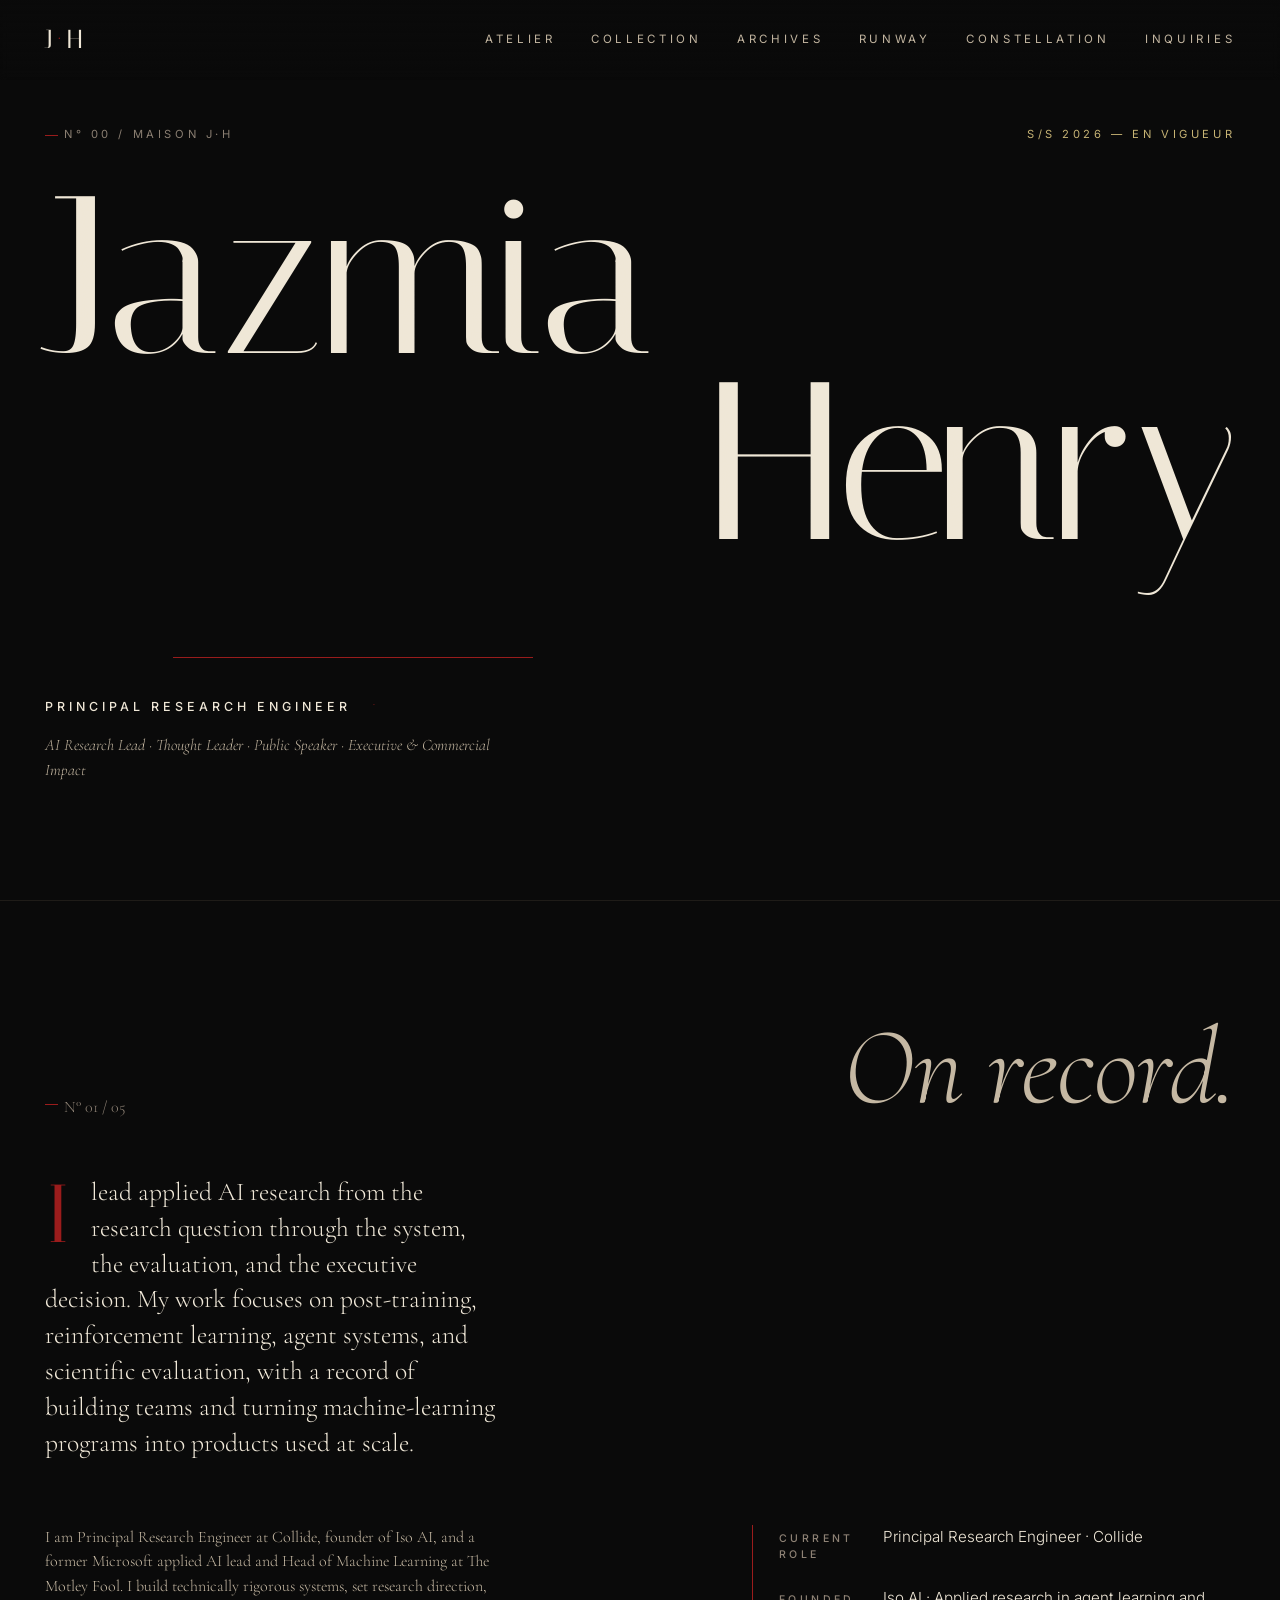
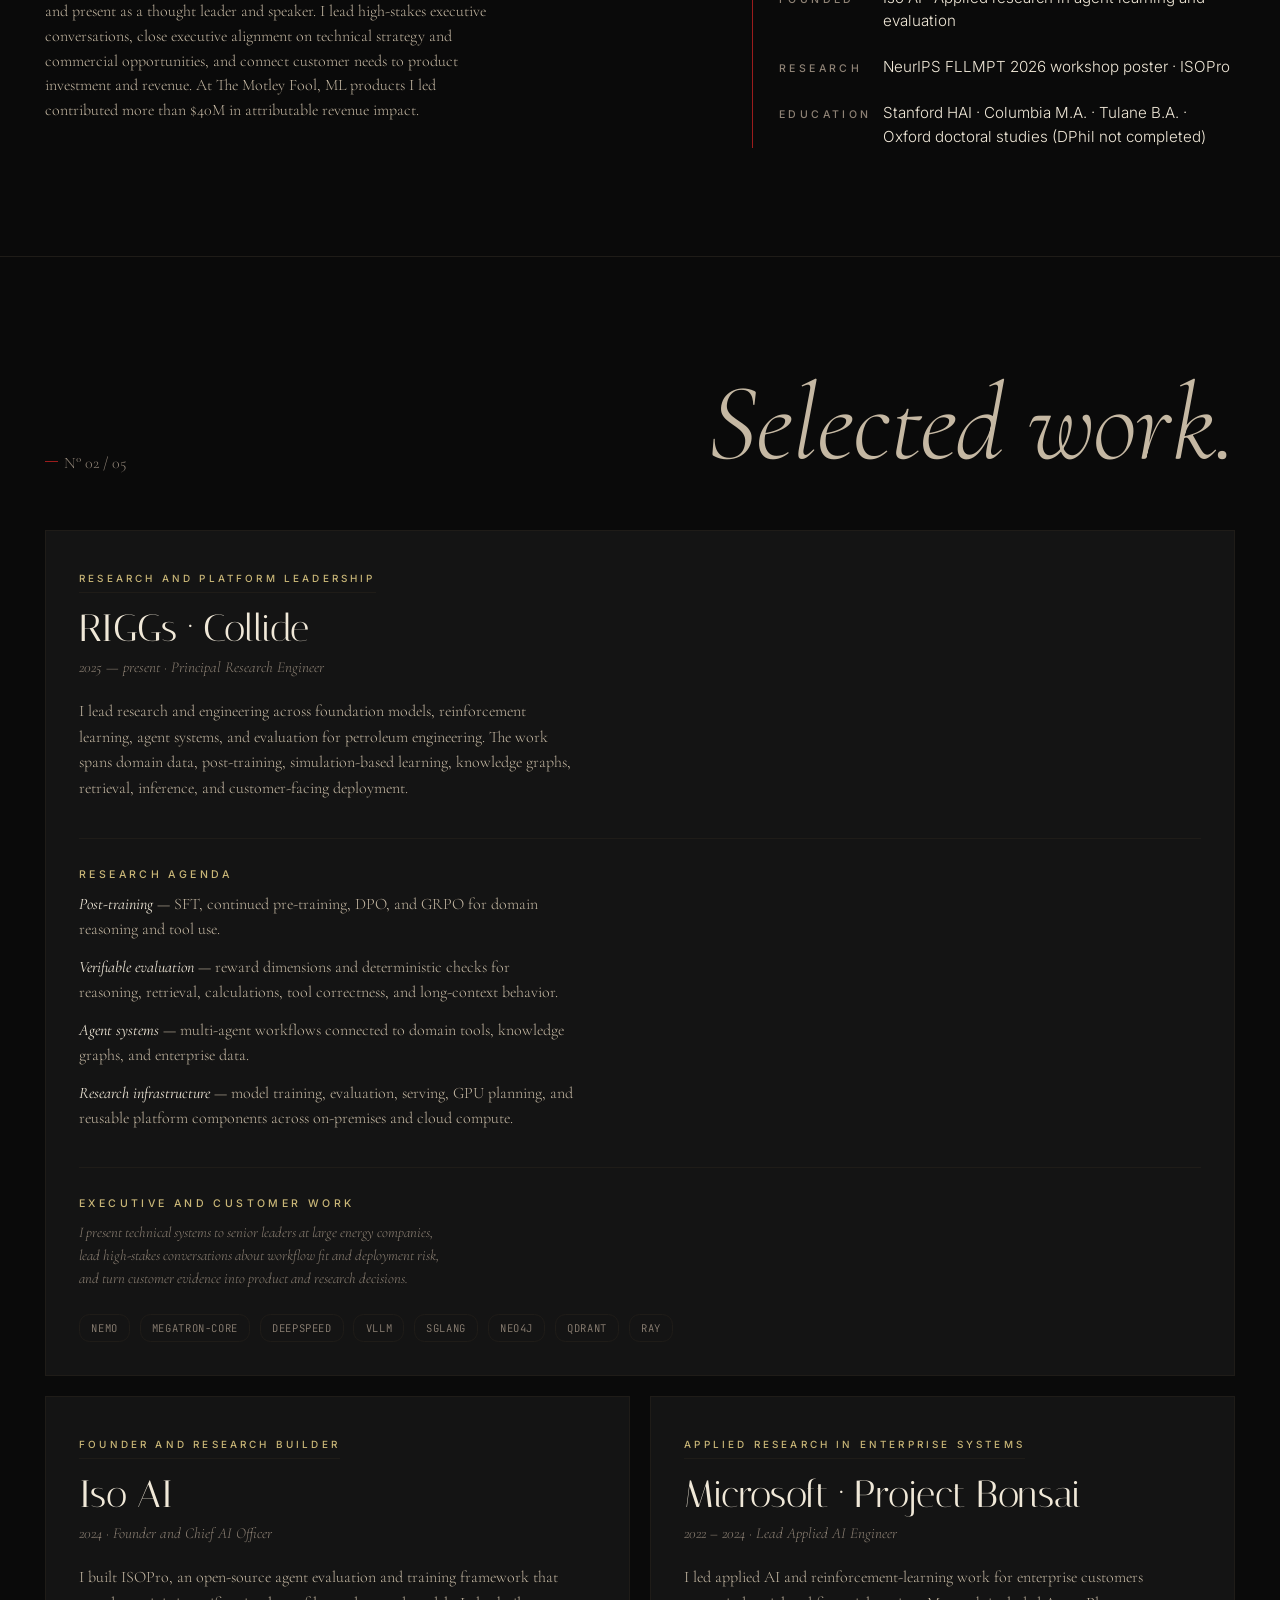
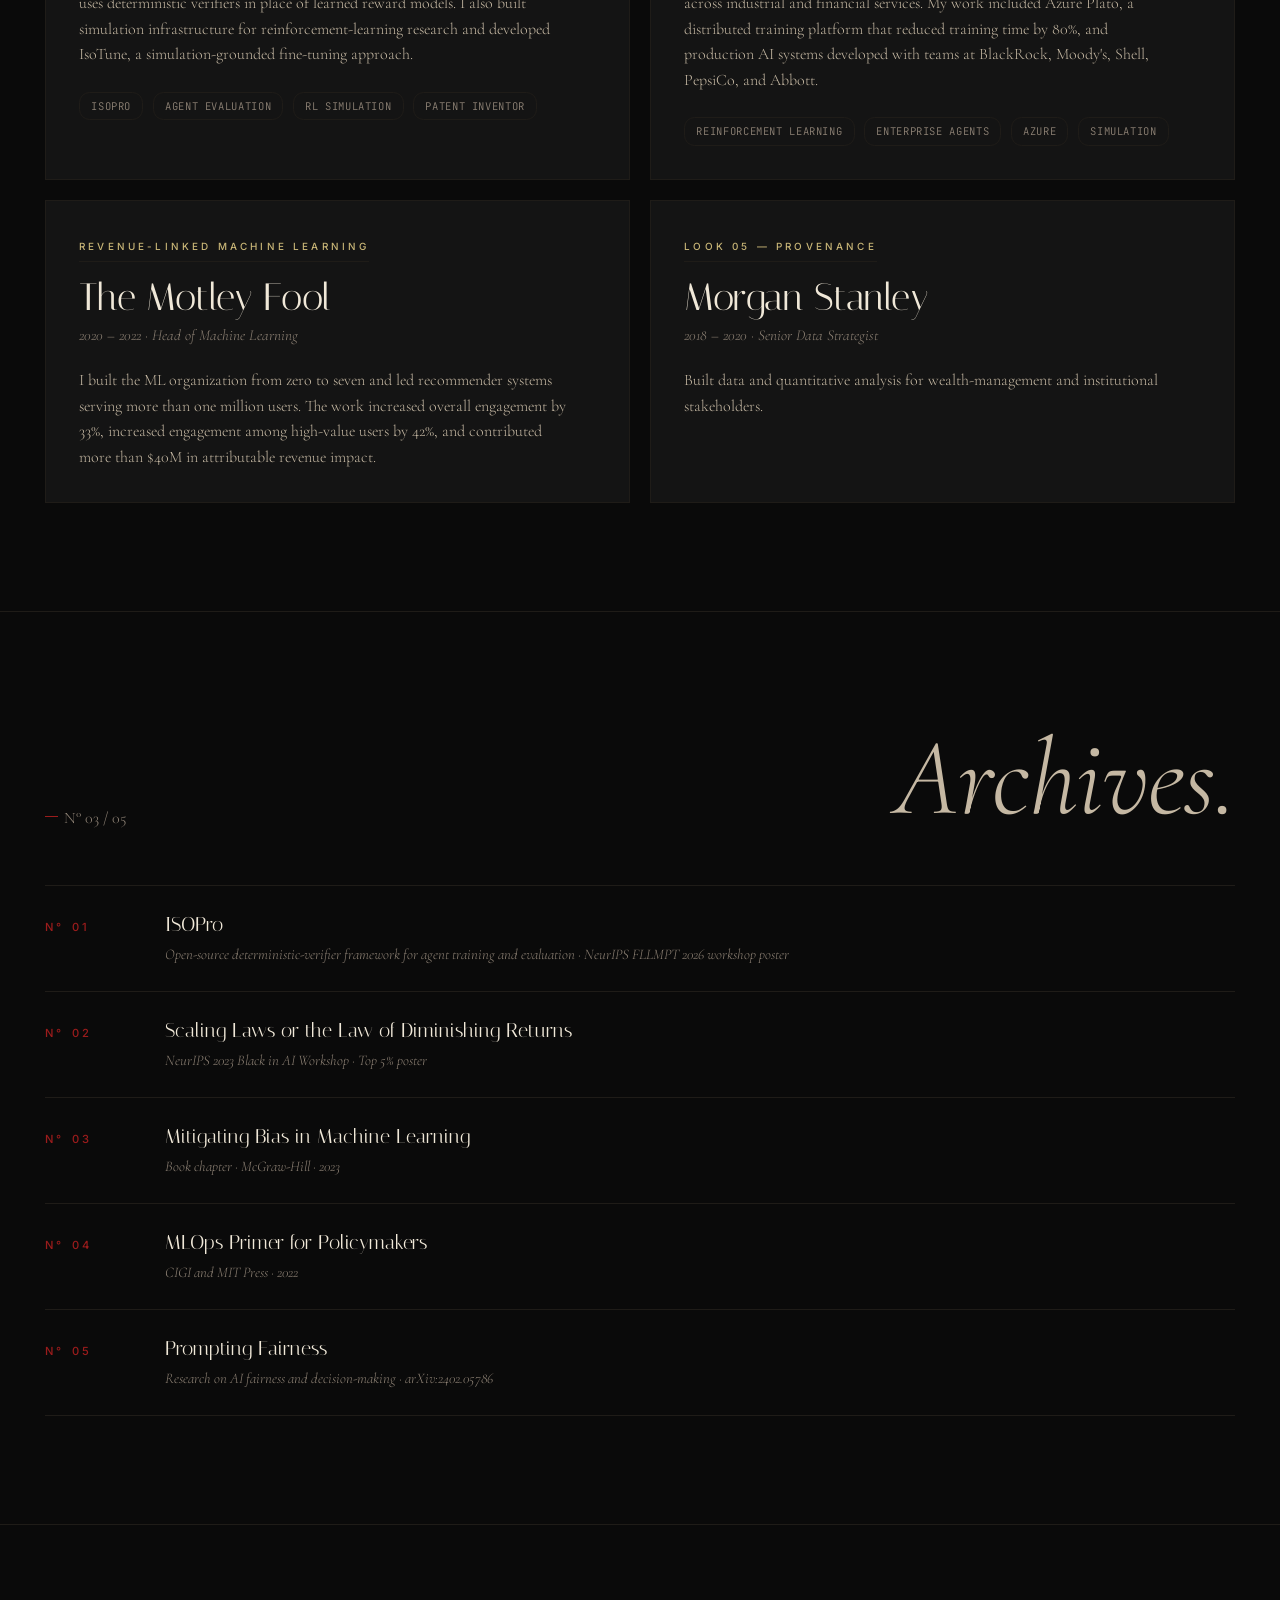
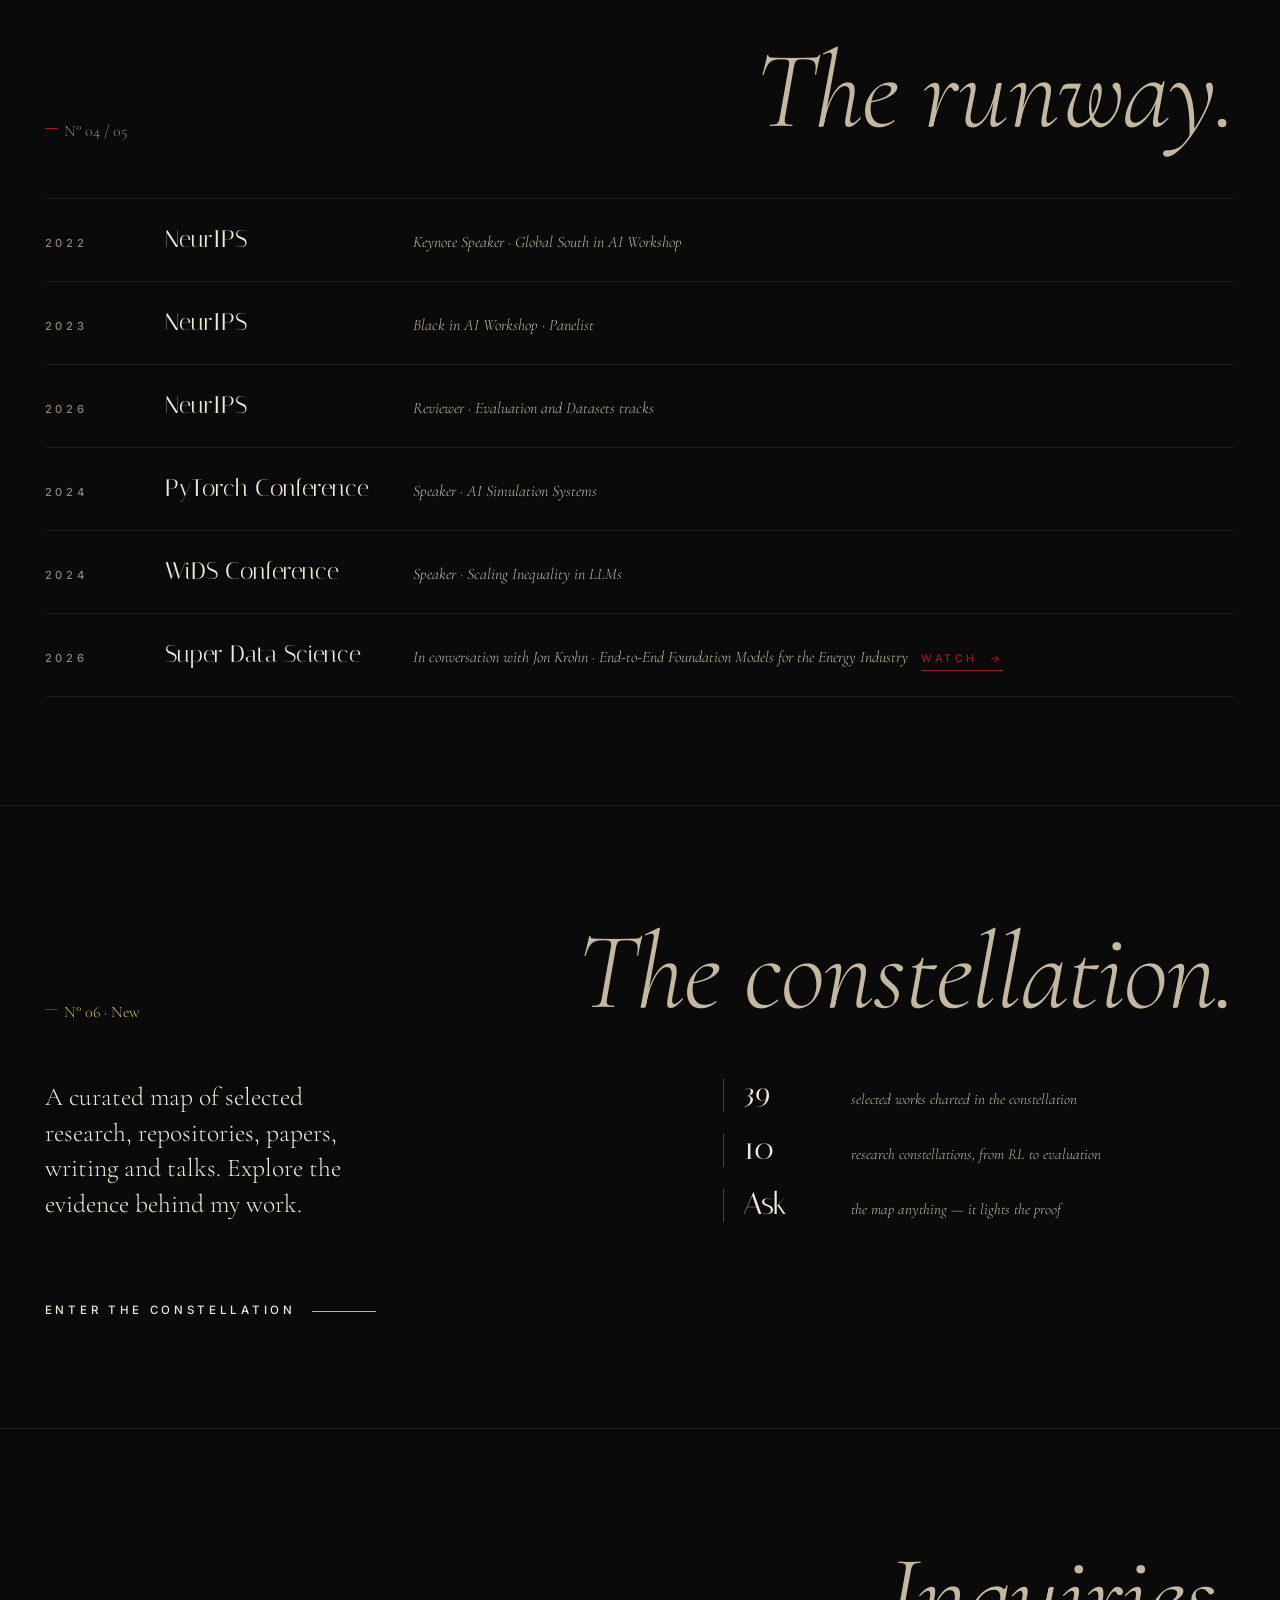
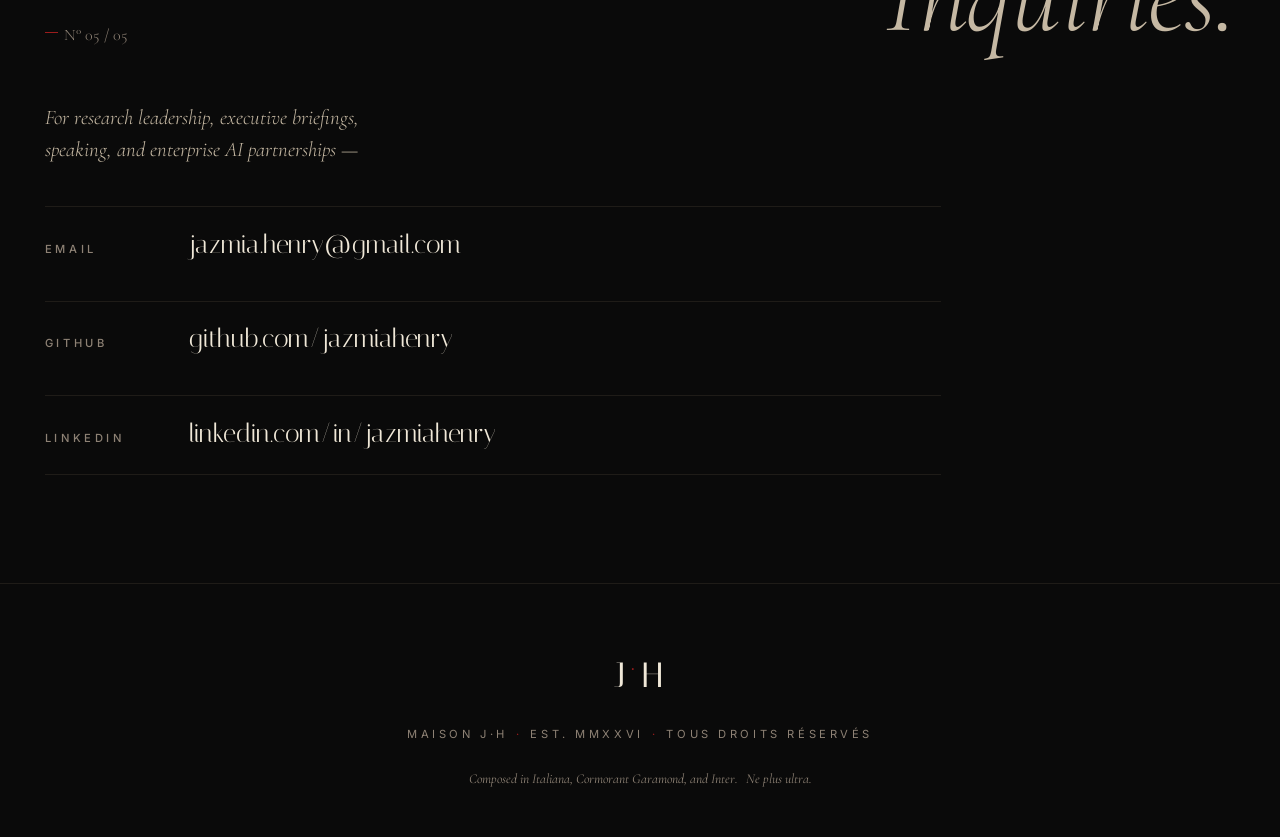
<file: index.html>
<!DOCTYPE html>
<html lang="en">
<head>
  <meta charset="UTF-8" />
  <meta name="viewport" content="width=device-width, initial-scale=1.0" />
  <title>Jazmia Henry — AI Research Leader</title>
  <meta name="description" content="Jazmia Henry — AI research leadership across post-training, reinforcement learning, agent evaluation, enterprise systems, and commercialization." />
  <meta name="theme-color" content="#0a0a0a" />

  <link rel="preconnect" href="https://fonts.googleapis.com" />
  <link rel="preconnect" href="https://fonts.gstatic.com" crossorigin />
  <link
    href="https://fonts.googleapis.com/css2?family=Cormorant+Garamond:ital,wght@0,300;0,400;0,500;1,300;1,400&family=Inter:wght@300;400;500;600&family=Italiana&family=JetBrains+Mono:wght@300;400&display=swap"
    rel="stylesheet"
  />

  <link rel="stylesheet" href="style.css" />
  <link rel="icon" href="data:image/svg+xml;utf8,<svg xmlns='http://www.w3.org/2000/svg' viewBox='0 0 32 32'><rect width='32' height='32' fill='%230a0a0a'/><text x='16' y='22' font-family='serif' font-size='18' fill='%23f0e8d8' text-anchor='middle'>JH</text></svg>" />
</head>

<body>
  <!-- Editorial film-grain overlay -->
  <div class="grain" aria-hidden="true"></div>

  <header class="masthead">
    <a href="#top" class="monogram" aria-label="Home">
      <span class="mono-mark">J</span><span class="mono-divider">·</span><span class="mono-mark">H</span>
    </a>
    <nav class="nav" aria-label="Primary">
      <a href="#atelier">Atelier</a>
      <a href="#collection">Collection</a>
      <a href="#archives">Archives</a>
      <a href="#runway">Runway</a>
      <a href="constellation.html">Constellation</a>
      <a href="#inquiries">Inquiries</a>
    </nav>
    <button class="nav-toggle" aria-label="Open menu" aria-expanded="false">
      <span></span><span></span>
    </button>
  </header>

  <main id="top">
    <!-- ━━━━━━━━━━━━━━━━━━━━━━━━━━━━━━━━━━━━ HERO -->
    <section class="hero" aria-labelledby="hero-name">
      <div class="hero-meta">
        <span class="serial">N° 00 / Maison J·H</span>
        <span class="season">S/S 2026 — En vigueur</span>
      </div>

      <h1 id="hero-name" class="hero-name">
        <span>Jazmia</span><span>Henry</span>
      </h1>

      <div class="hero-slash" aria-hidden="true"></div>

      <p class="hero-subtitle">
        <span class="sub-label">Principal Research Engineer</span>
        <span class="sub-divider">·</span>
        <span class="sub-eyebrow">AI Research Lead · Thought Leader · Public Speaker · Executive &amp; Commercial Impact</span>
      </p>

      <a href="#atelier" class="hero-scroll">
        <span>Enter the atelier</span>
        <span class="hero-scroll-line" aria-hidden="true"></span>
      </a>
    </section>

    <!-- ━━━━━━━━━━━━━━━━━━━━━━━━━━━━━━━━━━━━ N° 01 — ATELIER -->
    <section id="atelier" class="section atelier" aria-labelledby="atelier-title">
      <div class="section-head">
        <span class="serial">N° 01 / 05</span>
        <h2 id="atelier-title" class="section-title"><em>On record.</em></h2>
      </div>

      <div class="atelier-body">
        <p class="lede">
          <span class="dropcap">I</span> lead applied AI research from the research question through the system, the evaluation, and the executive decision. My work focuses on post-training, reinforcement learning, agent systems, and scientific evaluation, with a record of building teams and turning machine-learning programs into products used at scale.
        </p>
        <p class="body-text">
          I am Principal Research Engineer at Collide, founder of Iso AI, and a former Microsoft applied AI lead and Head of Machine Learning at The Motley Fool. I build technically rigorous systems, set research direction, and present as a thought leader and speaker. I lead high-stakes executive conversations, close executive alignment on technical strategy and commercial opportunities, and connect customer needs to product investment and revenue. At The Motley Fool, ML products I led contributed more than $40M in attributable revenue impact.
        </p>

        <dl class="house-facts">
          <div>
            <dt>Current role</dt><dd>Principal Research Engineer · Collide</dd>
          </div>
          <div>
            <dt>Founded</dt><dd>Iso AI · Applied research in agent learning and evaluation</dd>
          </div>
          <div>
            <dt>Research</dt><dd>NeurIPS FLLMPT 2026 workshop poster · ISOPro</dd>
          </div>
          <div>
            <dt>Education</dt><dd>Stanford HAI · Columbia M.A. · Tulane B.A. · Oxford doctoral studies (DPhil not completed)</dd>
          </div>
        </dl>
      </div>
    </section>

    <!-- ━━━━━━━━━━━━━━━━━━━━━━━━━━━━━━━━━━━━ N° 02 — COLLECTION -->
    <section id="collection" class="section collection" aria-labelledby="collection-title">
      <div class="section-head">
        <span class="serial">N° 02 / 05</span>
        <h2 id="collection-title" class="section-title"><em>Selected work.</em></h2>
      </div>

      <div class="garments">

        <article class="garment garment-wide">
          <span class="garment-tag">Research and platform leadership</span>
          <h3 class="garment-name">RIGGs · Collide</h3>
          <p class="garment-house">2025 — present · Principal Research Engineer</p>
          <p class="garment-desc">
            I lead research and engineering across foundation models, reinforcement learning, agent systems, and evaluation for petroleum engineering. The work spans domain data, post-training, simulation-based learning, knowledge graphs, retrieval, inference, and customer-facing deployment.
          </p>
          <div class="garment-block">
            <h4 class="block-label">Research agenda</h4>
            <ul class="embeddings-list">
              <li><strong>Post-training</strong> — SFT, continued pre-training, DPO, and GRPO for domain reasoning and tool use.</li>
              <li><strong>Verifiable evaluation</strong> — reward dimensions and deterministic checks for reasoning, retrieval, calculations, tool correctness, and long-context behavior.</li>
              <li><strong>Agent systems</strong> — multi-agent workflows connected to domain tools, knowledge graphs, and enterprise data.</li>
              <li><strong>Research infrastructure</strong> — model training, evaluation, serving, GPU planning, and reusable platform components across on-premises and cloud compute.</li>
            </ul>
          </div>
          <div class="garment-block">
            <h4 class="block-label">Executive and customer work</h4>
            <p class="block-caption">
              I present technical systems to senior leaders at large energy companies, lead high-stakes conversations about workflow fit and deployment risk, and turn customer evidence into product and research decisions.
            </p>
          </div>
          <ul class="garment-stack">
            <li>NeMo</li><li>Megatron-Core</li><li>DeepSpeed</li><li>vLLM</li>
            <li>SGLang</li><li>Neo4j</li><li>Qdrant</li><li>Ray</li>
          </ul>
        </article>

        <article class="garment garment-half">
          <span class="garment-tag">Founder and research builder</span>
          <h3 class="garment-name">Iso AI</h3>
          <p class="garment-house">2024 · Founder and Chief AI Officer</p>
          <p class="garment-desc">
            I built ISOPro, an open-source agent evaluation and training framework that uses deterministic verifiers in place of learned reward models. I also built simulation infrastructure for reinforcement-learning research and developed IsoTune, a simulation-grounded fine-tuning approach.
          </p>
          <ul class="garment-stack">
            <li>ISOPro</li><li>Agent evaluation</li><li>RL simulation</li><li>Patent inventor</li>
          </ul>
        </article>

        <article class="garment garment-half">
          <span class="garment-tag">Applied research in enterprise systems</span>
          <h3 class="garment-name">Microsoft · Project Bonsai</h3>
          <p class="garment-house">2022 – 2024 · Lead Applied AI Engineer</p>
          <p class="garment-desc">
            I led applied AI and reinforcement-learning work for enterprise customers across industrial and financial services. My work included Azure Plato, a distributed training platform that reduced training time by 80%, and production AI systems developed with teams at BlackRock, Moody's, Shell, PepsiCo, and Abbott.
          </p>
          <ul class="garment-stack">
            <li>Reinforcement learning</li><li>Enterprise agents</li><li>Azure</li><li>Simulation</li>
          </ul>
        </article>

               <article class="garment garment-line">
          <span class="garment-tag">Revenue-linked machine learning</span>
          <h3 class="garment-name">The Motley Fool</h3>
          <p class="garment-house">2020 – 2022 · Head of Machine Learning</p>
          <p class="garment-desc">
            I built the ML organization from zero to seven and led recommender systems serving more than one million users. The work increased overall engagement by 33%, increased engagement among high-value users by 42%, and contributed more than $40M in attributable revenue impact.
          </p>
        </article>

        <article class="garment garment-line">
          <span class="garment-tag">Look 05 — Provenance</span>
          <h3 class="garment-name">Morgan Stanley</h3>
          <p class="garment-house">2018 – 2020 · Senior Data Strategist</p>
          <p class="garment-desc">
            Built data and quantitative analysis for wealth-management and institutional stakeholders.
          </p>
        </article>

      </div>
    </section>

    <!-- ━━━━━━━━━━━━━━━━━━━━━━━━━━━━━━━━━━━━ N° 03 — ARCHIVES -->
    <section id="archives" class="section archives" aria-labelledby="archives-title">
      <div class="section-head">
        <span class="serial">N° 03 / 05</span>
        <h2 id="archives-title" class="section-title"><em>Archives.</em></h2>
      </div>

      <ol class="press-list">
        <li>
          <span class="press-mark">N° 01</span>
          <div>
            <h3 class="press-title">ISOPro</h3>
            <p class="press-meta">Open-source deterministic-verifier framework for agent training and evaluation · NeurIPS FLLMPT 2026 workshop poster</p>
          </div>
        </li>
        <li>
          <span class="press-mark">N° 02</span>
          <div>
            <h3 class="press-title">Scaling Laws or the Law of Diminishing Returns</h3>
            <p class="press-meta">NeurIPS 2023 Black in AI Workshop · Top 5% poster</p>
          </div>
        </li>
        <li>
          <span class="press-mark">N° 03</span>
          <div>
            <h3 class="press-title">Mitigating Bias in Machine Learning</h3>
            <p class="press-meta">Book chapter · McGraw-Hill · 2023</p>
          </div>
        </li>
        <li>
          <span class="press-mark">N° 04</span>
          <div>
            <h3 class="press-title">MLOps Primer for Policymakers</h3>
            <p class="press-meta">CIGI and MIT Press · 2022</p>
          </div>
        </li>
        <li>
          <span class="press-mark">N° 05</span>
          <div>
            <h3 class="press-title">Prompting Fairness</h3>
            <p class="press-meta">Research on AI fairness and decision-making · arXiv:2402.05786</p>
          </div>
        </li>
      </ol>
    </section>

    <!-- ━━━━━━━━━━━━━━━━━━━━━━━━━━━━━━━━━━━━ N° 04 — RUNWAY -->
    <section id="runway" class="section runway" aria-labelledby="runway-title">
      <div class="section-head">
        <span class="serial">N° 04 / 05</span>
        <h2 id="runway-title" class="section-title"><em>The runway.</em></h2>
      </div>

      <ul class="runway-list">
        <li>
          <span class="runway-when">2022</span>
          <span class="runway-where">NeurIPS</span>
          <span class="runway-what">Keynote Speaker · Global South in AI Workshop</span>
        </li>
        <li>
          <span class="runway-when">2023</span>
          <span class="runway-where">NeurIPS</span>
          <span class="runway-what">Black in AI Workshop · Panelist</span>
        </li>
        <li>
          <span class="runway-when">2026</span>
          <span class="runway-where">NeurIPS</span>
          <span class="runway-what">Reviewer · Evaluation and Datasets tracks</span>
        </li>
        <li>
          <span class="runway-when">2024</span>
          <span class="runway-where">PyTorch Conference</span>
          <span class="runway-what">Speaker · AI Simulation Systems</span>
        </li>
        <li>
          <span class="runway-when">2024</span>
          <span class="runway-where">WiDS Conference</span>
          <span class="runway-what">Speaker · Scaling Inequality in LLMs</span>
        </li>
        <li>
          <span class="runway-when">2026</span>
          <span class="runway-where">Super Data Science</span>
          <span class="runway-what">
            In conversation with Jon Krohn ·
            <em>End-to-End Foundation Models for the Energy Industry</em>
            <a
              class="runway-watch"
              href="https://www.youtube.com/watch?v=zNIb2jEmGG8"
              target="_blank" rel="noopener"
            >Watch &nbsp;→</a>
          </span>
        </li>
      </ul>
    </section>

    <!-- ━━━━━━━━━━━━━━━━━━━━━━━━━━━━━━━━━━━━ N° 06 — CONSTELLATION -->
    <section id="constellation-invite" class="section constellation-invite" aria-labelledby="constellation-invite-title">
      <div class="section-head">
        <span class="serial">N° 06 · New</span>
        <h2 id="constellation-invite-title" class="section-title"><em>The constellation.</em></h2>
      </div>

      <div class="invite-body">
        <p class="invite-lede">
          A curated map of selected research, repositories, papers, writing and talks.
          Explore the evidence behind my work.
        </p>
        <ul class="invite-facts">
          <li><span class="invite-num">39</span><span class="invite-label">selected works charted in the constellation</span></li>
          <li><span class="invite-num">10</span><span class="invite-label">research constellations, from RL to evaluation</span></li>
          <li><span class="invite-num">Ask</span><span class="invite-label">the map anything — it lights the proof</span></li>
        </ul>
        <a class="invite-cta" href="constellation.html">
          <span>Enter the constellation</span>
          <span class="invite-cta-line" aria-hidden="true"></span>
        </a>
      </div>
    </section>

    <!-- ━━━━━━━━━━━━━━━━━━━━━━━━━━━━━━━━━━━━ N° 05 — INQUIRIES -->
    <section id="inquiries" class="section inquiries" aria-labelledby="inquiries-title">
      <div class="section-head">
        <span class="serial">N° 05 / 05</span>
        <h2 id="inquiries-title" class="section-title"><em>Inquiries.</em></h2>
      </div>

      <div class="contact-block">
        <p class="contact-call">
          For research leadership, executive briefings, speaking, and enterprise AI partnerships —
        </p>
        <ul class="contact-list">
          <li>
            <span class="contact-label">Email</span>
            <a href="mailto:jazmia.henry@gmail.com">jazmia.henry@gmail.com</a>
          </li>
          <li>
            <span class="contact-label">GitHub</span>
            <a href="https://github.com/jazmiahenry" target="_blank" rel="noopener">github.com/jazmiahenry</a>
          </li>
          <li>
            <span class="contact-label">LinkedIn</span>
            <a href="https://linkedin.com/in/jazmiahenry" target="_blank" rel="noopener">linkedin.com/in/jazmiahenry</a>
          </li>
        </ul>
      </div>
    </section>
  </main>

  <footer class="footer">
    <div class="footer-mark">
      <span class="mono-mark">J</span><span class="mono-divider">·</span><span class="mono-mark">H</span>
    </div>
    <p class="footer-text">
      <span>Maison J·H</span>
      <span class="dot">·</span>
      <span>Est. MMXXVI</span>
      <span class="dot">·</span>
      <span>Tous droits réservés</span>
    </p>
    <p class="footer-colophon">
      Composed in Italiana, Cormorant Garamond, and Inter.
      <em>Ne plus ultra.</em>
    </p>
  </footer>

  <script src="script.js" defer></script>
</body>
</html>
</file>
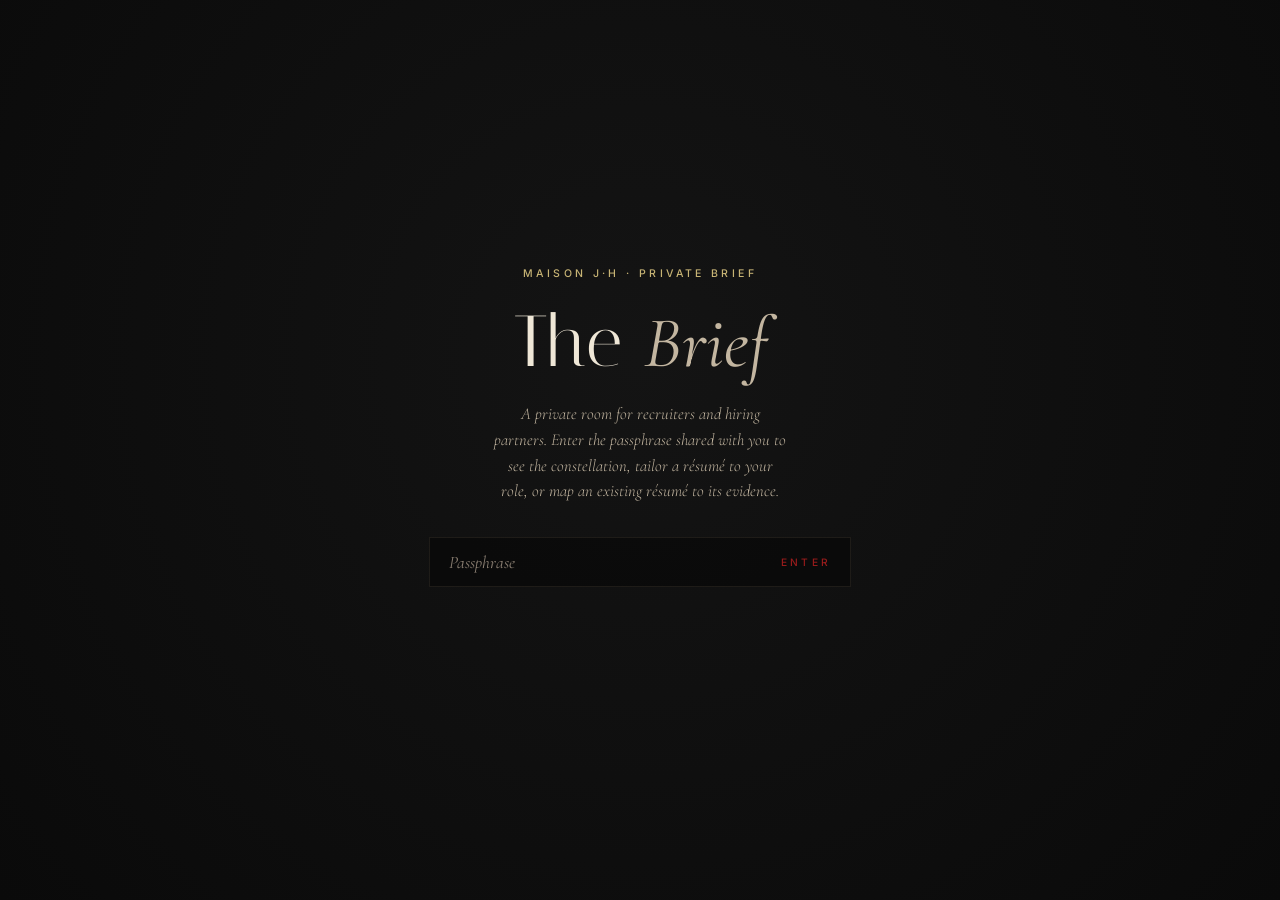
<file: brief.html>
<!DOCTYPE html>
<html lang="en">
<head>
  <meta charset="UTF-8" />
  <meta name="viewport" content="width=device-width, initial-scale=1.0" />
  <title>The Brief — Jazmia Henry</title>
  <meta name="robots" content="noindex, nofollow" />
  <meta name="description" content="A private brief for recruiters and hiring partners." />
  <meta name="theme-color" content="#0a0a0a" />

  <link rel="preconnect" href="https://fonts.googleapis.com" />
  <link rel="preconnect" href="https://fonts.gstatic.com" crossorigin />
  <link
    href="https://fonts.googleapis.com/css2?family=Cormorant+Garamond:ital,wght@0,300;0,400;0,500;1,300;1,400&family=Inter:wght@300;400;500;600&family=Italiana&family=JetBrains+Mono:wght@300;400&display=swap"
    rel="stylesheet"
  />

  <link rel="stylesheet" href="style.css" />
  <link rel="stylesheet" href="constellation.css" />
  <link rel="icon" href="data:image/svg+xml;utf8,<svg xmlns='http://www.w3.org/2000/svg' viewBox='0 0 32 32'><rect width='32' height='32' fill='%230a0a0a'/><text x='16' y='22' font-family='serif' font-size='18' fill='%23f0e8d8' text-anchor='middle'>JH</text></svg>" />
</head>

<body class="constellation-page brief-page">
  <div class="grain" aria-hidden="true"></div>

  <!-- passphrase gate -->
  <div class="gate" id="gate">
    <span class="gate-serial">Maison J·H · Private brief</span>
    <h1 class="gate-title">The <em>Brief</em></h1>
    <p class="gate-sub">
      A private room for recruiters and hiring partners. Enter the passphrase
      shared with you to see the constellation, tailor a résumé to your role,
      or map an existing résumé to its evidence.
    </p>
    <form class="gate-field" id="gate-form">
      <input class="gate-input" id="gate-input" type="password" placeholder="Passphrase" autocomplete="off" aria-label="Passphrase" />
      <button class="gate-submit" type="submit">Enter</button>
    </form>
    <div class="gate-error" id="gate-error">That passphrase doesn't match. Try again.</div>
  </div>

  <!-- the living graph (same engine) -->
  <div class="stage">
    <canvas id="constellation-canvas"></canvas>
  </div>

  <button class="brief-toggle" id="brief-toggle" type="button">✦ Open the brief</button>

  <!-- oracle (recruiters can also just ask) -->
  <div class="oracle">
    <form class="oracle-field" onsubmit="return false;">
      <span class="oracle-glyph" aria-hidden="true">✦</span>
      <input class="oracle-input" type="text" autocomplete="off" spellcheck="false"
        placeholder="Ask — “Show me her evaluation work”" aria-label="Ask about the work" />
      <button class="oracle-submit" type="submit">Ask</button>
    </form>
    <div class="oracle-answer" role="status" aria-live="polite"></div>
  </div>

  <div class="legend" aria-label="Constellations"><div class="legend-title">The constellations</div><div class="legend-items"></div></div>
  <div class="stage-controls"><button id="reset-view" type="button">Reset view</button></div>

  <!-- detail panel (shared with constellation.js) -->
  <aside class="panel" id="panel" aria-label="Detail"></aside>

  <!-- the brief sheet -->
  <aside class="brief" id="brief">
    <button class="brief-close" id="brief-close" aria-label="Close">&times;</button>
    <div class="brief-kicker">Tailor to your role</div>
    <h2 class="brief-title">The Brief</h2>
    <p class="brief-intro">
      Paste a role and generate a résumé tailored to it — the constellation lights
      the exact evidence behind every claim. Or paste an existing résumé and the
      map re-lights to show where each line is proven.
    </p>

    <div class="brief-modes" role="tablist">
      <button class="brief-mode" id="mode-role" role="tab" aria-selected="true">I have a role</button>
      <button class="brief-mode" id="mode-resume" role="tab" aria-selected="false">I have a résumé</button>
    </div>

    <textarea class="brief-textarea" id="brief-input"
      placeholder="Paste the job description / role requirements here…"></textarea>

    <div class="brief-actions">
      <button class="brief-generate" id="brief-generate" type="button">Generate</button>
      <button class="brief-secondary" id="brief-clear" type="button">Clear</button>
    </div>

    <div class="brief-output" id="brief-output"></div>
    <p class="brief-note">
      Everything here is generated in your browser from a curated knowledge graph
      of Jazmia's public work — nothing you paste leaves this page. Company work
      appears as a tagged synopsis; proprietary code is never shown.
    </p>
  </aside>

  <script src="knowledge.js"></script>
  <script src="constellation.js" defer></script>
  <script src="brief.js" defer></script>
</body>
</html>
</file>
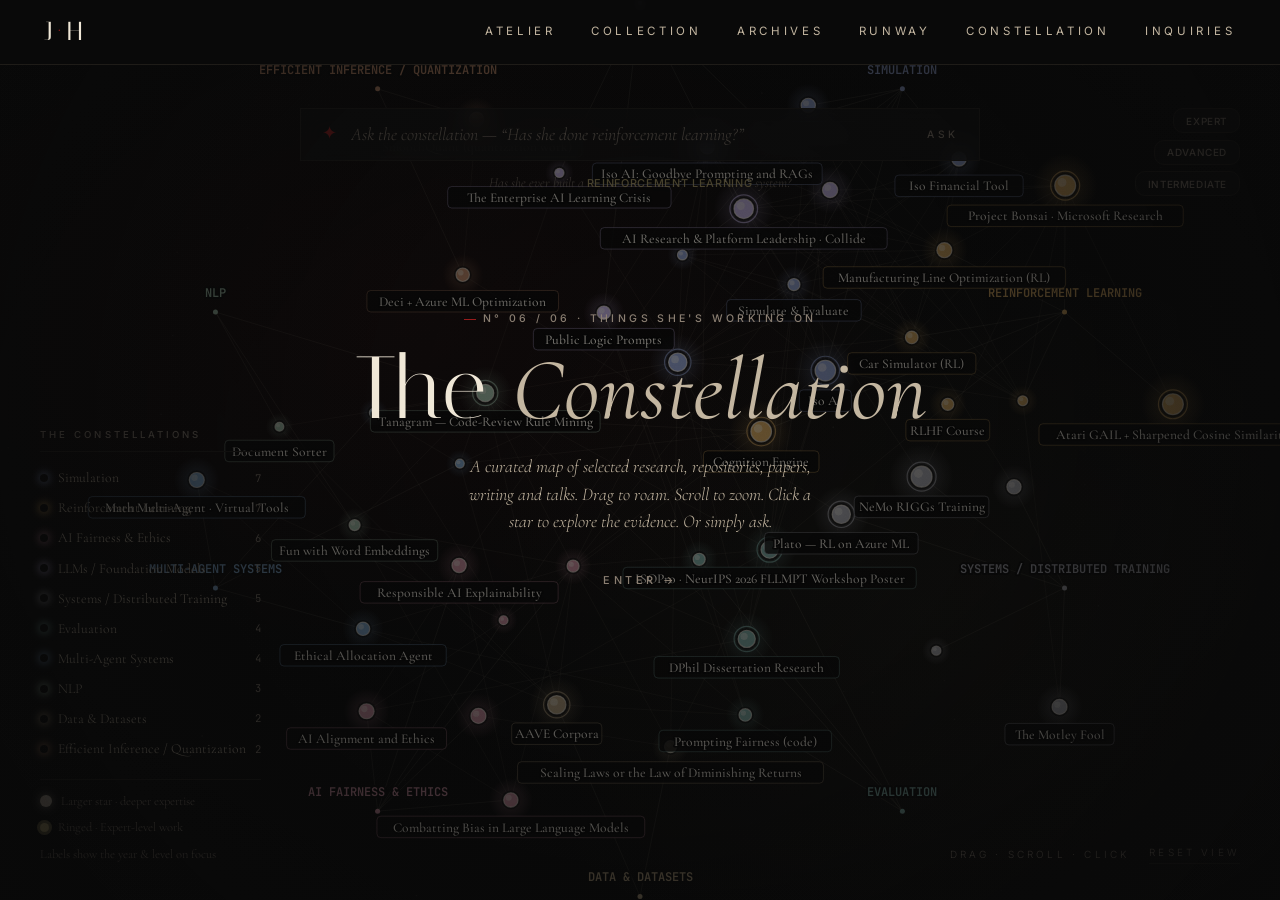
<file: constellation.html>
<!DOCTYPE html>
<html lang="en">
<head>
  <meta charset="UTF-8" />
  <meta name="viewport" content="width=device-width, initial-scale=1.0" />
  <title>The Constellation — Jazmia Henry</title>
  <meta name="description" content="A living map of Jazmia Henry's work — repositories, papers, patents, datasets, writing and talks across reinforcement learning, foundation models, evaluation and AI ethics. Ask it anything." />
  <meta name="theme-color" content="#0a0a0a" />

  <link rel="preconnect" href="https://fonts.googleapis.com" />
  <link rel="preconnect" href="https://fonts.gstatic.com" crossorigin />
  <link
    href="https://fonts.googleapis.com/css2?family=Cormorant+Garamond:ital,wght@0,300;0,400;0,500;1,300;1,400&family=Inter:wght@300;400;500;600&family=Italiana&family=JetBrains+Mono:wght@300;400&display=swap"
    rel="stylesheet"
  />

  <link rel="stylesheet" href="style.css" />
  <link rel="stylesheet" href="constellation.css" />
  <link rel="icon" href="data:image/svg+xml;utf8,<svg xmlns='http://www.w3.org/2000/svg' viewBox='0 0 32 32'><rect width='32' height='32' fill='%230a0a0a'/><text x='16' y='22' font-family='serif' font-size='18' fill='%23f0e8d8' text-anchor='middle'>JH</text></svg>" />
</head>

<body class="constellation-page">
  <div class="grain" aria-hidden="true"></div>

  <header class="masthead is-scrolled">
    <a href="index.html#top" class="monogram" aria-label="Home">
      <span class="mono-mark">J</span><span class="mono-divider">·</span><span class="mono-mark">H</span>
    </a>
    <nav class="nav" aria-label="Primary">
      <a href="index.html#atelier">Atelier</a>
      <a href="index.html#collection">Collection</a>
      <a href="index.html#archives">Archives</a>
      <a href="index.html#runway">Runway</a>
      <a href="constellation.html" aria-current="page">Constellation</a>
      <a href="index.html#inquiries">Inquiries</a>
    </nav>
    <button class="nav-toggle" aria-label="Open menu" aria-expanded="false">
      <span></span><span></span>
    </button>
  </header>

  <!-- the living graph -->
  <div class="stage">
    <canvas id="constellation-canvas" aria-label="Interactive constellation of Jazmia Henry's work. Use the search field above to explore."></canvas>
  </div>

  <!-- intro veil -->
  <div class="veil">
    <span class="veil-serial">N° 06 / 06 · Things she's working on</span>
    <h1 class="veil-title">The <em>Constellation</em></h1>
    <p class="veil-sub">
      A curated map of selected research, repositories, papers, writing and talks.
      Drag to roam. Scroll to zoom. Click a star to explore the evidence. Or simply ask.
    </p>
    <span class="veil-enter">Enter →</span>
  </div>

  <!-- the oracle -->
  <div class="oracle">
    <form class="oracle-field" onsubmit="return false;">
      <span class="oracle-glyph" aria-hidden="true">✦</span>
      <input
        class="oracle-input" type="text" autocomplete="off" spellcheck="false"
        placeholder="Ask the constellation — “Has she done reinforcement learning?”"
        aria-label="Ask about Jazmia Henry's work"
      />
      <button class="oracle-submit" type="submit">Ask</button>
    </form>
    <div class="oracle-hint" aria-hidden="true"></div>
    <div class="oracle-answer" role="status" aria-live="polite"></div>
  </div>

  <!-- level filter -->
  <div class="levels" aria-label="Filter by depth">
    <button class="level-chip" data-level="Expert" data-on="false">Expert</button>
    <button class="level-chip" data-level="Advanced" data-on="false">Advanced</button>
    <button class="level-chip" data-level="Intermediate" data-on="false">Intermediate</button>
  </div>

  <!-- legend -->
  <div class="legend" aria-label="Constellations">
    <div class="legend-title">The constellations</div>
    <div class="legend-items"></div>
  </div>

  <!-- controls -->
  <div class="stage-controls">
    <span>Drag · Scroll · Click</span>
    <button id="reset-view" type="button">Reset view</button>
  </div>

  <!-- detail panel -->
  <aside class="panel" id="panel" aria-label="Detail"></aside>

  <script src="knowledge.js"></script>
  <script src="constellation.js" defer></script>
</body>
</html>
</file>
<file: style.css>
/* ━━━━━━━━━━━━━━━━━━━━━━━━━━━━━━━━━━━━━━━━━━━━━━━━━━━━━━━━━━━━━━━━━━━━
   MAISON J·H — design tokens
   black + bone + crimson + champagne. nothing else.
   ━━━━━━━━━━━━━━━━━━━━━━━━━━━━━━━━━━━━━━━━━━━━━━━━━━━━━━━━━━━━━━━━━━━━ */

:root {
  --ink: #0a0a0a;            /* deep black, atelier walls */
  --ink-soft: #141414;       /* card walls */
  --ink-line: #1f1c18;       /* hairline dividers */
  --bone: #f0e8d8;           /* warm bone, primary type */
  --bone-soft: #c5b8a3;      /* aged paper, secondary type */
  --bone-faint: #8e8275;     /* whisper, meta type */
  --crimson: #9b1c1c;        /* the slash, the heart */
  --crimson-bright: #d63838; /* the glitch */
  --champagne: #c9b677;      /* chanel signature */

  --display: 'Italiana', 'Didot', 'Bodoni 72', serif;
  --serif: 'Cormorant Garamond', 'EB Garamond', Georgia, serif;
  --sans: 'Inter', -apple-system, system-ui, sans-serif;
  --mono: 'JetBrains Mono', 'SF Mono', Menlo, monospace;

  --hair: 1px;
  --letter-loose: 0.32em;
  --letter-tight: 0.06em;

  --tx-fade: cubic-bezier(0.22, 0.61, 0.36, 1);

  --max: 1320px;
  --gutter: clamp(1.25rem, 3.5vw, 3.5rem);
}

* { box-sizing: border-box; margin: 0; padding: 0; }

html { scroll-behavior: smooth; }

body {
  background: var(--ink);
  color: var(--bone);
  font-family: var(--serif);
  font-weight: 300;
  font-size: clamp(1rem, 1.05vw, 1.125rem);
  line-height: 1.55;
  -webkit-font-smoothing: antialiased;
  -moz-osx-font-smoothing: grayscale;
  overflow-x: hidden;
}

::selection { background: var(--crimson); color: var(--bone); }

a {
  color: inherit;
  text-decoration: none;
  transition: color 240ms var(--tx-fade);
}

/* ━━━━━━━━━━━━━━━━━━━━━━━━━━━━━━━━━━━━━━━━━━━━━━━━━━━━━━━━━━━━━━━━━━━━
   editorial film grain
   ━━━━━━━━━━━━━━━━━━━━━━━━━━━━━━━━━━━━━━━━━━━━━━━━━━━━━━━━━━━━━━━━━━━━ */

.grain {
  pointer-events: none;
  position: fixed;
  inset: 0;
  z-index: 9999;
  opacity: 0.08;
  mix-blend-mode: overlay;
  background-image: url("data:image/svg+xml;utf8,<svg xmlns='http://www.w3.org/2000/svg' width='240' height='240'><filter id='n'><feTurbulence type='fractalNoise' baseFrequency='0.9' numOctaves='2' stitchTiles='stitch'/><feColorMatrix values='0 0 0 0 0  0 0 0 0 0  0 0 0 0 0  0 0 0 0.65 0'/></filter><rect width='100%25' height='100%25' filter='url(%23n)'/></svg>");
}

/* ━━━━━━━━━━━━━━━━━━━━━━━━━━━━━━━━━━━━━━━━━━━━━━━━━━━━━━━━━━━━━━━━━━━━
   masthead — sticky, fade on scroll
   ━━━━━━━━━━━━━━━━━━━━━━━━━━━━━━━━━━━━━━━━━━━━━━━━━━━━━━━━━━━━━━━━━━━━ */

.masthead {
  position: fixed;
  top: 0; left: 0; right: 0;
  z-index: 100;
  display: flex;
  align-items: center;
  justify-content: space-between;
  padding: 1.25rem var(--gutter);
  background: linear-gradient(180deg, rgba(10, 10, 10, 0.85), rgba(10, 10, 10, 0));
  backdrop-filter: blur(4px);
  -webkit-backdrop-filter: blur(4px);
  transition: padding 360ms var(--tx-fade), background 360ms var(--tx-fade);
}

.masthead.is-scrolled {
  padding: 0.75rem var(--gutter);
  background: rgba(10, 10, 10, 0.92);
  border-bottom: var(--hair) solid var(--ink-line);
}

.monogram {
  font-family: var(--display);
  font-size: 1.6rem;
  letter-spacing: var(--letter-tight);
  display: inline-flex;
  align-items: baseline;
  gap: 0.25rem;
  color: var(--bone);
}

.monogram .mono-mark { display: inline-block; }
.monogram .mono-divider {
  color: var(--crimson);
  font-size: 0.85em;
  transform: translateY(-0.05em);
}

.nav {
  display: flex;
  gap: 2.2rem;
  font-family: var(--sans);
  font-size: 0.72rem;
  font-weight: 400;
  text-transform: uppercase;
  letter-spacing: var(--letter-loose);
}

.nav a {
  position: relative;
  padding: 0.25rem 0;
  color: var(--bone-soft);
}

.nav a::after {
  content: '';
  position: absolute;
  left: 0; right: 100%; bottom: -2px;
  height: var(--hair);
  background: var(--crimson);
  transition: right 360ms var(--tx-fade);
}

.nav a:hover { color: var(--bone); }
.nav a:hover::after { right: 0; }

.nav-toggle { display: none; }

/* ━━━━━━━━━━━━━━━━━━━━━━━━━━━━━━━━━━━━━━━━━━━━━━━━━━━━━━━━━━━━━━━━━━━━
   hero — the cover
   ━━━━━━━━━━━━━━━━━━━━━━━━━━━━━━━━━━━━━━━━━━━━━━━━━━━━━━━━━━━━━━━━━━━━ */

.hero {
  position: relative;
  min-height: 100vh;
  padding: clamp(7rem, 14vh, 12rem) var(--gutter) 4rem;
  display: grid;
  grid-template-rows: auto 1fr auto auto;
  gap: clamp(1.5rem, 4vh, 3rem);
  overflow: hidden;
}

.hero-meta {
  display: flex;
  justify-content: space-between;
  align-items: baseline;
  gap: 2rem;
  font-family: var(--sans);
  font-size: 0.7rem;
  font-weight: 400;
  text-transform: uppercase;
  letter-spacing: var(--letter-loose);
  color: var(--bone-faint);
}

.serial {
  display: inline-block;
  padding-left: 1.2rem;
  position: relative;
}
.serial::before {
  content: '';
  position: absolute;
  left: 0; top: 50%;
  width: 0.8rem; height: var(--hair);
  background: var(--crimson);
}

.season { color: var(--champagne); }

.hero-name {
  font-family: var(--display);
  font-weight: 400;
  font-size: clamp(4.5rem, 17.5vw, 19rem);
  line-height: 0.88;
  letter-spacing: -0.015em;
  margin: 0;
  display: flex;
  flex-direction: column;
  cursor: default;
  user-select: none;
  position: relative;
  transition: transform 480ms var(--tx-fade);
}

.hero-name span:nth-child(2) {
  align-self: flex-end;
  margin-top: -0.05em;
}

.hero-slash {
  width: clamp(120px, 30vw, 360px);
  height: 1px;
  background: var(--crimson);
  transform: rotate(-2.5deg) translateY(-1rem);
  margin-left: clamp(0px, 12vw, 8rem);
}

.hero-subtitle {
  display: flex;
  flex-wrap: wrap;
  align-items: baseline;
  gap: 0.9rem 1.4rem;
  max-width: 60ch;
}

.sub-label {
  font-family: var(--sans);
  font-size: 0.78rem;
  font-weight: 500;
  text-transform: uppercase;
  letter-spacing: var(--letter-loose);
  color: var(--bone);
}

.sub-divider { color: var(--crimson); font-family: var(--display); font-size: 1rem; }

.sub-eyebrow {
  font-family: var(--serif);
  font-style: italic;
  font-size: clamp(1rem, 1.25vw, 1.25rem);
  color: var(--bone-soft);
  font-weight: 300;
}

.hero-scroll {
  display: inline-flex;
  align-items: center;
  gap: 1rem;
  font-family: var(--sans);
  font-size: 0.7rem;
  font-weight: 400;
  text-transform: uppercase;
  letter-spacing: var(--letter-loose);
  color: var(--bone-faint);
  width: fit-content;
}

.hero-scroll-line {
  display: inline-block;
  width: 4rem; height: var(--hair);
  background: var(--bone-faint);
  transition: width 360ms var(--tx-fade), background 360ms var(--tx-fade);
}

.hero-scroll:hover { color: var(--bone); }
.hero-scroll:hover .hero-scroll-line { width: 7rem; background: var(--crimson); }

/* ━━━━━━━━━━━━━━━━━━━━━━━━━━━━━━━━━━━━━━━━━━━━━━━━━━━━━━━━━━━━━━━━━━━━
   section scaffolding
   ━━━━━━━━━━━━━━━━━━━━━━━━━━━━━━━━━━━━━━━━━━━━━━━━━━━━━━━━━━━━━━━━━━━━ */

.section {
  position: relative;
  padding: clamp(5rem, 12vh, 10rem) var(--gutter);
  border-top: var(--hair) solid var(--ink-line);
  max-width: var(--max);
  margin: 0 auto;
}

.section-head {
  display: grid;
  grid-template-columns: minmax(8rem, 1fr) auto;
  align-items: end;
  gap: 1rem 4rem;
  margin-bottom: clamp(3rem, 6vh, 5rem);
}

.section-head .serial { color: var(--bone-faint); padding-top: 0.4rem; }

.section-title {
  font-family: var(--display);
  font-weight: 400;
  font-size: clamp(3.5rem, 9vw, 8rem);
  line-height: 0.95;
  letter-spacing: -0.01em;
  text-align: right;
  color: var(--bone);
}

.section-title em {
  font-family: var(--serif);
  font-style: italic;
  font-weight: 300;
  font-size: 0.95em;
  color: var(--bone-soft);
}

/* ━━━━━━━━━━━━━━━━━━━━━━━━━━━━━━━━━━━━━━━━━━━━━━━━━━━━━━━━━━━━━━━━━━━━
   N° 01 — atelier
   ━━━━━━━━━━━━━━━━━━━━━━━━━━━━━━━━━━━━━━━━━━━━━━━━━━━━━━━━━━━━━━━━━━━━ */

.atelier-body {
  display: grid;
  grid-template-columns: minmax(0, 4fr) minmax(0, 3fr);
  gap: 4rem;
  align-items: start;
}

.lede {
  font-family: var(--serif);
  font-size: clamp(1.4rem, 2vw, 2rem);
  line-height: 1.4;
  font-weight: 300;
  color: var(--bone);
  grid-column: 1 / -1;
  max-width: 38ch;
}

.dropcap {
  font-family: var(--display);
  font-size: 3.2em;
  line-height: 0.8;
  float: left;
  padding: 0.1em 0.25em 0 0;
  color: var(--crimson);
}

.body-text {
  font-size: clamp(1rem, 1.1vw, 1.125rem);
  color: var(--bone-soft);
  max-width: 56ch;
}

.house-facts {
  display: flex;
  flex-direction: column;
  gap: 1.4rem;
  border-left: var(--hair) solid var(--crimson);
  padding-left: 1.6rem;
  font-family: var(--sans);
}

.house-facts > div { display: grid; grid-template-columns: 5.5rem 1fr; gap: 1rem; align-items: baseline; }

.house-facts dt {
  font-size: 0.66rem;
  font-weight: 500;
  text-transform: uppercase;
  letter-spacing: var(--letter-loose);
  color: var(--bone-faint);
}

.house-facts dd { font-size: 0.95rem; color: var(--bone); font-weight: 300; }

/* ━━━━━━━━━━━━━━━━━━━━━━━━━━━━━━━━━━━━━━━━━━━━━━━━━━━━━━━━━━━━━━━━━━━━
   N° 02 — collection / garments
   ━━━━━━━━━━━━━━━━━━━━━━━━━━━━━━━━━━━━━━━━━━━━━━━━━━━━━━━━━━━━━━━━━━━━ */

.garments {
  display: grid;
  grid-template-columns: repeat(12, 1fr);
  gap: 1.25rem;
}

.garment {
  background: var(--ink-soft);
  border: var(--hair) solid var(--ink-line);
  padding: clamp(1.5rem, 2.6vw, 2.8rem);
  position: relative;
  transition: border-color 360ms var(--tx-fade), transform 480ms var(--tx-fade);
}

.garment:hover { border-color: var(--crimson); transform: translateY(-2px); }

.garment-wide { grid-column: span 12; }
.garment-half { grid-column: span 6; }
.garment-line { grid-column: span 6; padding-block: 2rem; }

.garment-tag {
  display: inline-block;
  font-family: var(--sans);
  font-size: 0.62rem;
  font-weight: 500;
  text-transform: uppercase;
  letter-spacing: var(--letter-loose);
  color: var(--champagne);
  margin-bottom: 1rem;
  padding-bottom: 0.4rem;
  border-bottom: var(--hair) solid var(--ink-line);
}

.garment-name {
  font-family: var(--display);
  font-weight: 400;
  font-size: clamp(1.9rem, 3vw, 2.8rem);
  line-height: 1;
  margin-bottom: 0.5rem;
  color: var(--bone);
  letter-spacing: -0.005em;
}

.garment-house {
  font-family: var(--serif);
  font-style: italic;
  font-size: 0.95rem;
  color: var(--bone-faint);
  margin-bottom: 1.25rem;
}

.garment-desc {
  font-size: 1rem;
  line-height: 1.6;
  color: var(--bone-soft);
  max-width: 62ch;
}

.garment-desc strong {
  color: var(--bone);
  font-weight: 400;
  font-family: var(--serif);
  font-style: italic;
}

/* internal sub-blocks within a garment card (benchmark, impact, embeddings, press) */
.garment-block,
.garment-press {
  margin-top: 2.25rem;
  padding-top: 1.75rem;
  border-top: var(--hair) solid var(--ink-line);
}

.block-label {
  font-family: var(--sans);
  font-size: 0.66rem;
  font-weight: 500;
  text-transform: uppercase;
  letter-spacing: var(--letter-loose);
  color: var(--champagne);
  margin-bottom: 0.55rem;
}

.block-caption {
  font-family: var(--serif);
  font-style: italic;
  font-size: 0.92rem;
  color: var(--bone-faint);
  margin-bottom: 1.4rem;
  max-width: 60ch;
}

.block-footnote {
  font-family: var(--serif);
  font-style: italic;
  font-size: 0.88rem;
  color: var(--bone-faint);
  margin-top: 0.9rem;
  max-width: 60ch;
}

.block-footnote strong {
  font-style: normal;
  font-family: var(--sans);
  font-weight: 500;
  font-size: 0.78rem;
  text-transform: uppercase;
  letter-spacing: var(--letter-tight);
  color: var(--bone);
}

/* benchmark table */
.metrics-table {
  width: 100%;
  max-width: 36rem;
  border-collapse: collapse;
  font-family: var(--serif);
}

.metrics-table th,
.metrics-table td {
  text-align: left;
  padding: 0.85rem 1.4rem 0.85rem 0;
  border-bottom: var(--hair) solid var(--ink-line);
  font-weight: 300;
  color: var(--bone-soft);
  vertical-align: baseline;
}

.metrics-table th {
  font-family: var(--sans);
  font-size: 0.62rem;
  font-weight: 500;
  text-transform: uppercase;
  letter-spacing: var(--letter-loose);
  color: var(--bone-faint);
  padding-bottom: 0.55rem;
  border-bottom-color: var(--bone-faint);
}

.metrics-table td:first-child { font-size: 1rem; }

.metrics-table td:nth-child(2),
.metrics-table td:nth-child(3),
.metrics-table th:nth-child(2),
.metrics-table th:nth-child(3) {
  font-family: var(--mono);
  font-size: 0.86rem;
  text-align: right;
  font-weight: 400;
  color: var(--bone);
}

.metrics-table th:nth-child(2),
.metrics-table th:nth-child(3) {
  font-family: var(--sans);
  font-size: 0.62rem;
}

.metrics-table tr.is-headline td {
  color: var(--bone);
  font-weight: 400;
}

.metrics-table tr.is-headline td:first-child {
  position: relative;
  padding-left: 1.4rem;
  font-family: var(--display);
  font-size: 1.35rem;
  letter-spacing: -0.005em;
}

.metrics-table tr.is-headline td:first-child::before {
  content: '';
  position: absolute;
  left: 0; top: 50%;
  width: 0.9rem; height: var(--hair);
  background: var(--crimson);
  transform: translateY(-50%);
}

.metrics-table tr.is-headline td:nth-child(2) {
  color: var(--bone);
  font-size: 0.95rem;
  font-weight: 500;
}

/* operational impact stat tiles */
.impact-stats {
  list-style: none;
  display: grid;
  grid-template-columns: repeat(3, 1fr);
  gap: 1.75rem;
  max-width: 60rem;
}

.impact-stats li {
  display: flex;
  flex-direction: column;
  gap: 0.7rem;
  padding-left: 1.2rem;
  border-left: var(--hair) solid var(--crimson);
}

.impact-num {
  font-family: var(--display);
  font-size: clamp(1.9rem, 3.2vw, 2.8rem);
  line-height: 0.95;
  color: var(--bone);
  letter-spacing: -0.01em;
}

.impact-label {
  font-family: var(--serif);
  font-style: italic;
  font-size: 0.92rem;
  color: var(--bone-soft);
  max-width: 28ch;
}

/* embeddings list */
.embeddings-list {
  list-style: none;
  display: flex;
  flex-direction: column;
  gap: 0.85rem;
  font-family: var(--serif);
  font-size: 1rem;
  color: var(--bone-soft);
  max-width: 62ch;
}

.embeddings-list strong {
  color: var(--bone);
  font-weight: 400;
  font-style: italic;
}

.embeddings-list .amp {
  color: var(--crimson);
  padding: 0 0.2rem;
  font-style: normal;
}

/* press mentions inside the garment */
.press-links {
  list-style: none;
  display: flex;
  flex-direction: column;
  gap: 1.3rem;
}

.press-links li {
  display: flex;
  flex-direction: column;
  gap: 0.35rem;
}

.press-links a {
  font-family: var(--serif);
  font-style: italic;
  font-size: 1.05rem;
  line-height: 1.35;
  color: var(--bone);
  border-bottom: var(--hair) solid var(--ink-line);
  padding-bottom: 0.25rem;
  width: fit-content;
  max-width: 100%;
  transition: border-color 240ms var(--tx-fade), color 240ms var(--tx-fade);
}

.press-links a:hover {
  color: var(--crimson);
  border-bottom-color: var(--crimson);
}

.press-where {
  font-family: var(--sans);
  font-size: 0.66rem;
  font-weight: 400;
  text-transform: uppercase;
  letter-spacing: var(--letter-loose);
  color: var(--bone-faint);
}

/* the "Read →" affordance attached to a press-meta line in archives */
.press-meta a {
  display: inline-block;
  margin-left: 0.5rem;
  font-family: var(--sans);
  font-style: normal;
  font-size: 0.7rem;
  font-weight: 500;
  text-transform: uppercase;
  letter-spacing: var(--letter-loose);
  color: var(--crimson);
  border-bottom: var(--hair) solid var(--crimson);
  padding-bottom: 0.12rem;
  transition: color 240ms var(--tx-fade), border-bottom-color 240ms var(--tx-fade);
}

.press-meta a:hover {
  color: var(--bone);
  border-bottom-color: var(--bone);
}

.garment-stack {
  display: flex;
  flex-wrap: wrap;
  gap: 0.4rem 0.6rem;
  margin-top: 1.5rem;
  list-style: none;
}

.garment-stack li {
  font-family: var(--mono);
  font-size: 0.66rem;
  font-weight: 300;
  text-transform: uppercase;
  letter-spacing: var(--letter-tight);
  color: var(--bone-faint);
  padding: 0.32rem 0.7rem;
  border: var(--hair) solid var(--ink-line);
  border-radius: 1em;
}

/* ━━━━━━━━━━━━━━━━━━━━━━━━━━━━━━━━━━━━━━━━━━━━━━━━━━━━━━━━━━━━━━━━━━━━
   N° 03 — archives / press
   ━━━━━━━━━━━━━━━━━━━━━━━━━━━━━━━━━━━━━━━━━━━━━━━━━━━━━━━━━━━━━━━━━━━━ */

.press-list {
  list-style: none;
  display: flex;
  flex-direction: column;
  gap: 0;
}

.press-list li {
  display: grid;
  grid-template-columns: 5rem 1fr;
  gap: 2.5rem;
  align-items: baseline;
  padding: 1.6rem 0;
  border-top: var(--hair) solid var(--ink-line);
}

.press-list li:last-child { border-bottom: var(--hair) solid var(--ink-line); }

.press-mark {
  font-family: var(--sans);
  font-size: 0.7rem;
  font-weight: 500;
  text-transform: uppercase;
  letter-spacing: var(--letter-loose);
  color: var(--crimson);
}

.press-title {
  font-family: var(--display);
  font-weight: 400;
  font-size: clamp(1.2rem, 1.6vw, 1.7rem);
  line-height: 1.2;
  margin-bottom: 0.4rem;
  color: var(--bone);
  max-width: 60ch;
}

.press-meta {
  font-family: var(--serif);
  font-style: italic;
  font-size: 0.92rem;
  color: var(--bone-faint);
}

.press-meta strong {
  font-style: normal;
  font-family: var(--sans);
  font-size: 0.7rem;
  font-weight: 600;
  text-transform: uppercase;
  letter-spacing: var(--letter-loose);
  color: var(--champagne);
  margin-left: 0.4rem;
}

/* ━━━━━━━━━━━━━━━━━━━━━━━━━━━━━━━━━━━━━━━━━━━━━━━━━━━━━━━━━━━━━━━━━━━━
   N° 04 — runway
   ━━━━━━━━━━━━━━━━━━━━━━━━━━━━━━━━━━━━━━━━━━━━━━━━━━━━━━━━━━━━━━━━━━━━ */

.runway-list {
  list-style: none;
  display: flex;
  flex-direction: column;
}

.runway-list li {
  display: grid;
  grid-template-columns: 6rem 14rem 1fr;
  gap: 1.5rem;
  align-items: baseline;
  padding: 1.4rem 0;
  border-top: var(--hair) solid var(--ink-line);
  font-family: var(--serif);
  font-size: 1rem;
  transition: color 360ms var(--tx-fade);
}

.runway-list li:last-child { border-bottom: var(--hair) solid var(--ink-line); }
.runway-list li:hover { color: var(--crimson); }

.runway-when {
  font-family: var(--sans);
  font-size: 0.7rem;
  font-weight: 500;
  text-transform: uppercase;
  letter-spacing: var(--letter-loose);
  color: var(--bone-faint);
}

.runway-where {
  font-family: var(--display);
  font-size: 1.5rem;
  color: var(--bone);
}

.runway-what {
  font-style: italic;
  color: var(--bone-soft);
}

.runway-watch {
  display: inline-block;
  margin-left: 0.6rem;
  font-family: var(--sans);
  font-style: normal;
  font-size: 0.66rem;
  font-weight: 500;
  text-transform: uppercase;
  letter-spacing: var(--letter-loose);
  color: var(--crimson);
  border-bottom: var(--hair) solid var(--crimson);
  padding-bottom: 0.12rem;
  transition: color 240ms var(--tx-fade), border-bottom-color 240ms var(--tx-fade);
}

.runway-watch:hover {
  color: var(--bone);
  border-bottom-color: var(--bone);
}

.runway-list li:hover .runway-watch { color: inherit; }

/* ━━━━━━━━━━━━━━━━━━━━━━━━━━━━━━━━━━━━━━━━━━━━━━━━━━━━━━━━━━━━━━━━━━━━
   N° 05 — inquiries
   ━━━━━━━━━━━━━━━━━━━━━━━━━━━━━━━━━━━━━━━━━━━━━━━━━━━━━━━━━━━━━━━━━━━━ */

.contact-block { max-width: 56rem; }

.contact-call {
  font-family: var(--serif);
  font-style: italic;
  font-size: clamp(1.3rem, 1.6vw, 1.7rem);
  color: var(--bone-soft);
  margin-bottom: 2.5rem;
  max-width: 38ch;
}

.contact-list {
  list-style: none;
  display: flex;
  flex-direction: column;
  gap: 1rem;
}

.contact-list li {
  display: grid;
  grid-template-columns: 7rem 1fr;
  gap: 2rem;
  align-items: baseline;
  padding: 1.1rem 0;
  border-top: var(--hair) solid var(--ink-line);
}

.contact-list li:last-child { border-bottom: var(--hair) solid var(--ink-line); }

.contact-label {
  font-family: var(--sans);
  font-size: 0.7rem;
  font-weight: 500;
  text-transform: uppercase;
  letter-spacing: var(--letter-loose);
  color: var(--bone-faint);
}

.contact-list a {
  font-family: var(--display);
  font-size: clamp(1.4rem, 2vw, 2rem);
  color: var(--bone);
  border-bottom: var(--hair) solid transparent;
  padding-bottom: 0.1rem;
  transition: border-color 320ms var(--tx-fade), color 320ms var(--tx-fade);
}

.contact-list a:hover { color: var(--crimson); border-bottom-color: var(--crimson); }

/* ━━━━━━━━━━━━━━━━━━━━━━━━━━━━━━━━━━━━━━━━━━━━━━━━━━━━━━━━━━━━━━━━━━━━
   N° 06 — constellation invitation
   ━━━━━━━━━━━━━━━━━━━━━━━━━━━━━━━━━━━━━━━━━━━━━━━━━━━━━━━━━━━━━━━━━━━━ */

.constellation-invite .section-head .serial { color: var(--champagne); }

.invite-body {
  display: grid;
  grid-template-columns: minmax(0, 1.2fr) minmax(0, 1fr);
  gap: clamp(2rem, 5vw, 5rem);
  align-items: center;
}

.invite-lede {
  font-family: var(--serif);
  font-size: clamp(1.4rem, 2vw, 2rem);
  line-height: 1.4;
  font-weight: 300;
  color: var(--bone);
  max-width: 26ch;
}
.invite-lede em { font-style: italic; color: var(--champagne); }

.invite-facts { list-style: none; display: flex; flex-direction: column; gap: 1.4rem; }
.invite-facts li {
  display: grid;
  grid-template-columns: 5.5rem 1fr;
  gap: 1.2rem;
  align-items: baseline;
  padding-left: 1.2rem;
  border-left: var(--hair) solid var(--crimson);
}
.invite-num {
  font-family: var(--display);
  font-size: clamp(1.6rem, 2.4vw, 2.4rem);
  line-height: 0.95;
  color: var(--bone);
}
.invite-label {
  font-family: var(--serif);
  font-style: italic;
  font-size: 0.95rem;
  color: var(--bone-soft);
}

.invite-cta {
  grid-column: 1 / -1;
  display: inline-flex;
  align-items: center;
  gap: 1rem;
  margin-top: 1rem;
  font-family: var(--sans);
  font-size: 0.72rem;
  font-weight: 500;
  text-transform: uppercase;
  letter-spacing: var(--letter-loose);
  color: var(--bone);
  width: fit-content;
}
.invite-cta-line {
  display: inline-block;
  width: 4rem; height: var(--hair);
  background: var(--champagne);
  transition: width 360ms var(--tx-fade), background 360ms var(--tx-fade);
}
.invite-cta:hover { color: var(--champagne); }
.invite-cta:hover .invite-cta-line { width: 7rem; background: var(--crimson); }

@media (max-width: 720px) {
  .invite-body { grid-template-columns: 1fr; }
}

/* ━━━━━━━━━━━━━━━━━━━━━━━━━━━━━━━━━━━━━━━━━━━━━━━━━━━━━━━━━━━━━━━━━━━━
   footer
   ━━━━━━━━━━━━━━━━━━━━━━━━━━━━━━━━━━━━━━━━━━━━━━━━━━━━━━━━━━━━━━━━━━━━ */

.footer {
  border-top: var(--hair) solid var(--ink-line);
  padding: 4rem var(--gutter) 3rem;
  display: flex;
  flex-direction: column;
  align-items: center;
  gap: 1.5rem;
  text-align: center;
}

.footer-mark {
  font-family: var(--display);
  font-size: 2.2rem;
  letter-spacing: var(--letter-tight);
  display: inline-flex;
  gap: 0.25rem;
}

.footer-mark .mono-divider { color: var(--crimson); font-size: 0.85em; }

.footer-text,
.footer-colophon {
  font-family: var(--sans);
  font-size: 0.7rem;
  font-weight: 400;
  text-transform: uppercase;
  letter-spacing: var(--letter-loose);
  color: var(--bone-faint);
  display: inline-flex;
  flex-wrap: wrap;
  justify-content: center;
  gap: 0.5rem;
}

.footer-text .dot { color: var(--crimson); }

.footer-colophon {
  font-family: var(--serif);
  font-style: italic;
  font-size: 0.85rem;
  text-transform: none;
  letter-spacing: 0;
  color: var(--bone-faint);
}

/* ━━━━━━━━━━━━━━━━━━━━━━━━━━━━━━━━━━━━━━━━━━━━━━━━━━━━━━━━━━━━━━━━━━━━
   scroll-in reveals (driven by IntersectionObserver via script.js)
   ━━━━━━━━━━━━━━━━━━━━━━━━━━━━━━━━━━━━━━━━━━━━━━━━━━━━━━━━━━━━━━━━━━━━ */

.reveal {
  opacity: 0;
  transform: translateY(28px);
  transition: opacity 900ms var(--tx-fade), transform 900ms var(--tx-fade);
}

.reveal.is-in {
  opacity: 1;
  transform: none;
}

@media (prefers-reduced-motion: reduce) {
  *, *::before, *::after {
    transition-duration: 0.001ms !important;
    animation-duration: 0.001ms !important;
  }
  .reveal { opacity: 1; transform: none; }
  html { scroll-behavior: auto; }
}

/* ━━━━━━━━━━━━━━━━━━━━━━━━━━━━━━━━━━━━━━━━━━━━━━━━━━━━━━━━━━━━━━━━━━━━
   responsive — let the editorial breathe on smaller surfaces
   ━━━━━━━━━━━━━━━━━━━━━━━━━━━━━━━━━━━━━━━━━━━━━━━━━━━━━━━━━━━━━━━━━━━━ */

@media (max-width: 960px) {
  .atelier-body { grid-template-columns: 1fr; gap: 2.5rem; }
  .garment-wide, .garment-half, .garment-line { grid-column: span 12; }
}

@media (max-width: 720px) {
  .nav { display: none; }
  .nav-toggle {
    display: inline-flex;
    flex-direction: column;
    gap: 5px;
    width: 32px; height: 32px;
    padding: 0;
    background: transparent;
    border: 0;
    cursor: pointer;
    align-items: center;
    justify-content: center;
  }
  .nav-toggle span {
    display: block;
    width: 22px; height: 1px;
    background: var(--bone);
    transition: transform 320ms var(--tx-fade), opacity 320ms var(--tx-fade);
  }

  body.menu-open .nav {
    display: flex;
    position: fixed;
    inset: 0;
    flex-direction: column;
    justify-content: center;
    align-items: center;
    gap: 2.5rem;
    background: var(--ink);
    z-index: 90;
    font-size: 1rem;
  }
  body.menu-open .nav-toggle span:nth-child(1) { transform: translateY(3px) rotate(45deg); }
  body.menu-open .nav-toggle span:nth-child(2) { transform: translateY(-3px) rotate(-45deg); }

  .hero { min-height: 92vh; padding-top: 7rem; }
  .hero-name { font-size: clamp(4rem, 22vw, 18rem); }
  .section-head { grid-template-columns: 1fr; }
  .section-title { text-align: left; }

  .press-list li,
  .runway-list li,
  .contact-list li { grid-template-columns: 1fr; gap: 0.6rem; }

  .impact-stats { grid-template-columns: 1fr; gap: 1.4rem; }
  .metrics-table th,
  .metrics-table td { padding-right: 0.5rem; }

  .runway-list li { padding: 1.6rem 0; }

  .house-facts > div { grid-template-columns: 1fr; gap: 0.3rem; }
}
</file>
<file: constellation.css>
/* ━━━━━━━━━━━━━━━━━━━━━━━━━━━━━━━━━━━━━━━━━━━━━━━━━━━━━━━━━━━━━━━━━━━━
   MAISON J·H — N° 06 · The Constellation
   A living map of the work. Built on the house tokens in style.css.
   ━━━━━━━━━━━━━━━━━━━━━━━━━━━━━━━━━━━━━━━━━━━━━━━━━━━━━━━━━━━━━━━━━━━━ */

:root {
  /* per-topic constellation hues — bone/champagne family, never garish */
  --c-rl:        #d6a75c;   /* reinforcement learning — champagne gold */
  --c-llm:       #c8b7e8;   /* foundation models — pale amethyst */
  --c-eval:      #7fb0a8;   /* evaluation — verdigris */
  --c-ethics:    #cf8fa0;   /* fairness & ethics — rose */
  --c-agents:    #7fa8cf;   /* agents / multi-agent — slate blue */
  --c-infer:     #c98f6b;   /* efficient inference — terracotta */
  --c-embed:     #9fb87f;   /* embeddings & retrieval — sage */
  --c-data:      #b8a37f;   /* data & datasets — sand */
  --c-sim:       #8f9fcf;   /* simulation — periwinkle */
  --c-systems:   #b0b0b8;   /* systems / distributed — steel */
  --c-vision:    #cf9f7f;   /* vision — amber */
  --c-nlp:       #a8c8b0;   /* nlp — pale jade */
}

/* the constellation page runs full-viewport, no page scroll */
body.constellation-page {
  overflow: hidden;
  height: 100vh;
}

/* ────────────────────────────────────────────────────────────────
   stage — the graph canvas fills the screen behind the chrome
   ──────────────────────────────────────────────────────────────── */

.stage {
  position: fixed;
  inset: 0;
  z-index: 1;
}

#constellation-canvas {
  position: absolute;
  inset: 0;
  width: 100%;
  height: 100%;
  display: block;
  cursor: grab;
}

#constellation-canvas.is-dragging { cursor: grabbing; }
#constellation-canvas.is-hovering { cursor: pointer; }

/* faint radial nebula under the stars */
.stage::before {
  content: '';
  position: absolute;
  inset: 0;
  z-index: 0;
  pointer-events: none;
  background:
    radial-gradient(58% 52% at 32% 36%, rgba(155, 28, 28, 0.09), transparent 70%),
    radial-gradient(52% 58% at 72% 68%, rgba(201, 182, 119, 0.06), transparent 72%),
    radial-gradient(95% 95% at 50% 48%, transparent 30%, rgba(4, 4, 4, 0.78) 100%),
    linear-gradient(rgba(3, 3, 3, 0.45), rgba(3, 3, 3, 0.45));
}

/* ────────────────────────────────────────────────────────────────
   the ask-bar — the mind speaks
   ──────────────────────────────────────────────────────────────── */

.oracle {
  position: fixed;
  top: clamp(5.5rem, 12vh, 8rem);
  left: 50%;
  transform: translateX(-50%);
  z-index: 40;
  width: min(680px, calc(100vw - 2.5rem));
}

.oracle-field {
  display: flex;
  align-items: center;
  gap: 0.9rem;
  padding: 0.9rem 1.3rem;
  background: rgba(15, 15, 15, 0.82);
  border: var(--hair) solid var(--ink-line);
  backdrop-filter: blur(12px);
  -webkit-backdrop-filter: blur(12px);
  transition: border-color 360ms var(--tx-fade), box-shadow 360ms var(--tx-fade);
}

.oracle-field:focus-within {
  border-color: var(--crimson);
  box-shadow: 0 0 0 1px rgba(155, 28, 28, 0.4), 0 18px 60px rgba(0, 0, 0, 0.6);
}

.oracle-glyph {
  font-family: var(--display);
  font-size: 1.1rem;
  color: var(--crimson);
  flex: none;
  line-height: 1;
  transform: translateY(-1px);
}

.oracle-input {
  flex: 1;
  background: transparent;
  border: 0;
  outline: 0;
  color: var(--bone);
  font-family: var(--serif);
  font-size: clamp(1rem, 1.4vw, 1.2rem);
  font-weight: 300;
}

.oracle-input::placeholder {
  color: var(--bone-faint);
  font-style: italic;
}

.oracle-submit {
  flex: none;
  background: transparent;
  border: 0;
  cursor: pointer;
  font-family: var(--sans);
  font-size: 0.64rem;
  font-weight: 500;
  text-transform: uppercase;
  letter-spacing: var(--letter-loose);
  color: var(--bone-faint);
  transition: color 240ms var(--tx-fade);
}

.oracle-submit:hover { color: var(--crimson); }

/* rotating example prompts under the field */
.oracle-hint {
  margin-top: 0.7rem;
  text-align: center;
  font-family: var(--serif);
  font-style: italic;
  font-size: 0.86rem;
  color: var(--bone-faint);
  min-height: 1.2em;
  opacity: 0.85;
  transition: opacity 400ms var(--tx-fade);
}

.oracle-hint b {
  font-style: normal;
  font-family: var(--sans);
  font-size: 0.68rem;
  font-weight: 500;
  text-transform: uppercase;
  letter-spacing: var(--letter-tight);
  color: var(--champagne);
}

/* answer summary line that appears after a query */
.oracle-answer {
  margin-top: 0.8rem;
  padding: 0.85rem 1.2rem;
  background: rgba(15, 15, 15, 0.9);
  border-left: var(--hair) solid var(--crimson);
  backdrop-filter: blur(12px);
  -webkit-backdrop-filter: blur(12px);
  font-family: var(--serif);
  font-size: 0.95rem;
  color: var(--bone-soft);
  line-height: 1.5;
  opacity: 0;
  transform: translateY(-6px);
  pointer-events: none;
  transition: opacity 360ms var(--tx-fade), transform 360ms var(--tx-fade);
}

.oracle-answer.is-shown { opacity: 1; transform: none; pointer-events: auto; }
.oracle-answer strong { color: var(--bone); font-style: italic; font-weight: 400; }
.oracle-answer .oracle-count { color: var(--champagne); font-family: var(--sans); font-size: 0.72rem; letter-spacing: var(--letter-tight); text-transform: uppercase; }
.oracle-answer .oracle-clear {
  display: inline-block; margin-left: 0.6rem; cursor: pointer;
  font-family: var(--sans); font-size: 0.62rem; text-transform: uppercase;
  letter-spacing: var(--letter-loose); color: var(--bone-faint);
  border-bottom: var(--hair) solid var(--ink-line);
}
.oracle-answer .oracle-clear:hover { color: var(--crimson); border-bottom-color: var(--crimson); }

/* ────────────────────────────────────────────────────────────────
   legend / filters — bottom-left constellation key
   ──────────────────────────────────────────────────────────────── */

.legend {
  position: fixed;
  bottom: clamp(1.25rem, 4vh, 2.5rem);
  left: clamp(1.25rem, 3.5vw, 2.5rem);
  z-index: 40;
  max-width: 260px;
}

.legend-title {
  font-family: var(--sans);
  font-size: 0.6rem;
  font-weight: 500;
  text-transform: uppercase;
  letter-spacing: var(--letter-loose);
  color: var(--bone-faint);
  margin-bottom: 0.75rem;
  padding-bottom: 0.5rem;
  border-bottom: var(--hair) solid var(--ink-line);
}

.legend-items { display: flex; flex-direction: column; gap: 0.15rem; }

.legend-item {
  display: flex;
  align-items: center;
  gap: 0.6rem;
  padding: 0.2rem 0;
  cursor: pointer;
  font-family: var(--serif);
  font-size: 0.86rem;
  color: var(--bone-soft);
  transition: color 200ms var(--tx-fade), opacity 200ms var(--tx-fade);
}

.legend-item:hover { color: var(--bone); }
.legend-item.is-muted { opacity: 0.35; }

.legend-dot {
  width: 8px; height: 8px;
  border-radius: 50%;
  flex: none;
  box-shadow: 0 0 8px 1px currentColor;
}

.legend-count {
  margin-left: auto;
  font-family: var(--mono);
  font-size: 0.66rem;
  color: var(--bone-faint);
}

/* level filter — top-right */
.levels {
  position: fixed;
  top: clamp(5.5rem, 12vh, 8rem);
  right: clamp(1.25rem, 3.5vw, 2.5rem);
  z-index: 40;
  display: flex;
  flex-direction: column;
  gap: 0.4rem;
  align-items: flex-end;
}

.level-chip {
  font-family: var(--sans);
  font-size: 0.62rem;
  font-weight: 500;
  text-transform: uppercase;
  letter-spacing: var(--letter-tight);
  color: var(--bone-faint);
  padding: 0.35rem 0.75rem;
  border: var(--hair) solid var(--ink-line);
  background: rgba(15, 15, 15, 0.7);
  border-radius: 1em;
  cursor: pointer;
  transition: all 220ms var(--tx-fade);
}

.level-chip[data-on="true"] { color: var(--bone); border-color: var(--bone-faint); }
.level-chip:hover { color: var(--crimson); border-color: var(--crimson); }

/* ────────────────────────────────────────────────────────────────
   detail panel — slides in from the right on node click
   ──────────────────────────────────────────────────────────────── */

.panel {
  position: fixed;
  top: 0; right: 0; bottom: 0;
  z-index: 60;
  width: min(560px, 100vw);
  background: rgba(12, 12, 12, 0.94);
  border-left: var(--hair) solid var(--ink-line);
  backdrop-filter: blur(16px);
  -webkit-backdrop-filter: blur(16px);
  transform: translateX(100%);
  transition: transform 520ms var(--tx-fade);
  overflow-y: auto;
  overscroll-behavior: contain;
  padding: clamp(2rem, 4vw, 3.5rem) clamp(1.5rem, 3vw, 2.75rem) 4rem;
}

.panel.is-open { transform: none; }

.panel-close {
  position: absolute;
  top: 1.5rem; right: 1.5rem;
  background: transparent;
  border: 0;
  cursor: pointer;
  font-family: var(--display);
  font-size: 1.5rem;
  line-height: 1;
  color: var(--bone-faint);
  transition: color 220ms var(--tx-fade), transform 220ms var(--tx-fade);
}
.panel-close:hover { color: var(--crimson); transform: rotate(90deg); }

.panel-kicker {
  display: flex;
  align-items: center;
  gap: 0.7rem;
  font-family: var(--sans);
  font-size: 0.62rem;
  font-weight: 500;
  text-transform: uppercase;
  letter-spacing: var(--letter-loose);
  color: var(--bone-faint);
  margin-bottom: 1rem;
}

.panel-kicker .panel-dot {
  width: 8px; height: 8px; border-radius: 50%;
  box-shadow: 0 0 8px 1px currentColor;
}

.panel-level {
  margin-left: auto;
  color: var(--champagne);
}

.panel-title {
  font-family: var(--display);
  font-weight: 400;
  font-size: clamp(1.9rem, 3.4vw, 2.9rem);
  line-height: 1.02;
  letter-spacing: -0.01em;
  color: var(--bone);
  margin-bottom: 0.5rem;
}

.panel-meta {
  font-family: var(--serif);
  font-style: italic;
  font-size: 0.95rem;
  color: var(--bone-faint);
  margin-bottom: 1.75rem;
}

.panel-company-tag {
  display: inline-flex;
  align-items: center;
  gap: 0.45rem;
  font-family: var(--sans);
  font-style: normal;
  font-size: 0.6rem;
  font-weight: 500;
  text-transform: uppercase;
  letter-spacing: var(--letter-tight);
  color: var(--ink);
  background: var(--champagne);
  padding: 0.22rem 0.6rem;
  border-radius: 1em;
  margin-left: 0.6rem;
  vertical-align: middle;
}

.panel-summary {
  font-family: var(--serif);
  font-size: 1.05rem;
  line-height: 1.6;
  color: var(--bone-soft);
  margin-bottom: 1.75rem;
}

.panel-section-label {
  font-family: var(--sans);
  font-size: 0.62rem;
  font-weight: 500;
  text-transform: uppercase;
  letter-spacing: var(--letter-loose);
  color: var(--champagne);
  margin: 1.75rem 0 0.9rem;
  padding-top: 1.5rem;
  border-top: var(--hair) solid var(--ink-line);
}

/* excerpt block — code or quote, the "most impressive part" */
.excerpt {
  position: relative;
  border: var(--hair) solid var(--ink-line);
  background: rgba(0, 0, 0, 0.35);
  margin-bottom: 0.75rem;
}

.excerpt-code {
  font-family: var(--mono);
  font-size: 0.76rem;
  line-height: 1.7;
  color: var(--bone-soft);
  padding: 1.2rem 1.3rem;
  overflow-x: auto;
  white-space: pre;
  tab-size: 2;
}

.excerpt-quote {
  font-family: var(--serif);
  font-style: italic;
  font-size: 1.1rem;
  line-height: 1.55;
  color: var(--bone);
  padding: 1.5rem 1.5rem 1.5rem 2.2rem;
}

.excerpt-quote::before {
  content: '\201C';
  position: absolute;
  left: 0.6rem; top: 0.3rem;
  font-family: var(--display);
  font-size: 2.6rem;
  color: var(--crimson);
  opacity: 0.6;
}

.excerpt-why {
  font-family: var(--serif);
  font-style: italic;
  font-size: 0.86rem;
  color: var(--bone-faint);
  margin-bottom: 1.5rem;
  padding-left: 0.9rem;
  border-left: var(--hair) solid var(--crimson);
}

.excerpt-source {
  font-family: var(--mono);
  font-size: 0.64rem;
  color: var(--bone-faint);
  padding: 0.5rem 1.3rem;
  border-top: var(--hair) solid var(--ink-line);
  letter-spacing: 0.02em;
}

/* proof links */
.panel-proof { list-style: none; display: flex; flex-direction: column; gap: 0.6rem; }

.panel-proof a {
  display: flex;
  align-items: baseline;
  gap: 0.6rem;
  font-family: var(--serif);
  font-style: italic;
  font-size: 1rem;
  color: var(--bone);
  border-bottom: var(--hair) solid var(--ink-line);
  padding-bottom: 0.4rem;
  transition: color 220ms var(--tx-fade), border-color 220ms var(--tx-fade);
}
.panel-proof a::before {
  content: '→';
  font-style: normal;
  color: var(--crimson);
  transition: transform 220ms var(--tx-fade);
}
.panel-proof a:hover { color: var(--crimson); border-color: var(--crimson); }
.panel-proof a:hover::before { transform: translateX(3px); }

/* tag chips in panel */
.panel-tags { display: flex; flex-wrap: wrap; gap: 0.4rem 0.5rem; }
.panel-tag {
  font-family: var(--mono);
  font-size: 0.64rem;
  text-transform: uppercase;
  letter-spacing: var(--letter-tight);
  color: var(--bone-faint);
  padding: 0.28rem 0.65rem;
  border: var(--hair) solid var(--ink-line);
  border-radius: 1em;
}

/* related nodes */
.panel-related { display: flex; flex-direction: column; gap: 0.3rem; }
.panel-related button {
  text-align: left;
  background: transparent;
  border: 0;
  cursor: pointer;
  font-family: var(--serif);
  font-size: 0.95rem;
  color: var(--bone-soft);
  padding: 0.35rem 0;
  border-bottom: var(--hair) solid transparent;
  transition: color 200ms var(--tx-fade);
}
.panel-related button:hover { color: var(--crimson); }
.panel-related button span { color: var(--bone-faint); font-size: 0.8rem; font-style: italic; }

/* ────────────────────────────────────────────────────────────────
   intro veil — first-load orientation, dismisses on interaction
   ──────────────────────────────────────────────────────────────── */

.veil {
  position: fixed;
  inset: 0;
  z-index: 50;
  display: flex;
  flex-direction: column;
  align-items: center;
  justify-content: center;
  gap: 1.25rem;
  text-align: center;
  background: radial-gradient(circle at 50% 45%, rgba(10,10,10,0.5), rgba(10,10,10,0.88));
  transition: opacity 700ms var(--tx-fade), visibility 700ms var(--tx-fade);
}
.veil.is-gone { opacity: 0; visibility: hidden; pointer-events: none; }

.veil-serial {
  font-family: var(--sans);
  font-size: 0.66rem;
  font-weight: 500;
  text-transform: uppercase;
  letter-spacing: var(--letter-loose);
  color: var(--bone-faint);
  padding-left: 1.2rem;
  position: relative;
}
.veil-serial::before {
  content: ''; position: absolute; left: 0; top: 50%;
  width: 0.8rem; height: var(--hair); background: var(--crimson);
}

.veil-title {
  font-family: var(--display);
  font-weight: 400;
  font-size: clamp(2.5rem, 7vw, 5.5rem);
  line-height: 0.95;
  color: var(--bone);
}
.veil-title em { font-family: var(--serif); font-style: italic; color: var(--bone-soft); }

.veil-sub {
  font-family: var(--serif);
  font-style: italic;
  font-size: clamp(1rem, 1.4vw, 1.3rem);
  color: var(--bone-soft);
  max-width: 44ch;
}

.veil-enter {
  margin-top: 1rem;
  font-family: var(--sans);
  font-size: 0.68rem;
  font-weight: 500;
  text-transform: uppercase;
  letter-spacing: var(--letter-loose);
  color: var(--bone-faint);
  animation: veil-pulse 2.6s var(--tx-fade) infinite;
}
@keyframes veil-pulse { 0%,100% { opacity: 0.4; } 50% { opacity: 1; } }

/* ────────────────────────────────────────────────────────────────
   floating hint — reset view / count, bottom-right
   ──────────────────────────────────────────────────────────────── */

.stage-controls {
  position: fixed;
  bottom: clamp(1.25rem, 4vh, 2.5rem);
  right: clamp(1.25rem, 3.5vw, 2.5rem);
  z-index: 40;
  display: flex;
  align-items: center;
  gap: 1.25rem;
  font-family: var(--sans);
  font-size: 0.62rem;
  text-transform: uppercase;
  letter-spacing: var(--letter-loose);
  color: var(--bone-faint);
}

.stage-controls button {
  background: transparent;
  border: 0;
  color: var(--bone-faint);
  font: inherit;
  letter-spacing: inherit;
  text-transform: inherit;
  cursor: pointer;
  border-bottom: var(--hair) solid var(--ink-line);
  padding-bottom: 0.15rem;
  transition: color 220ms var(--tx-fade), border-color 220ms var(--tx-fade);
}
.stage-controls button:hover { color: var(--crimson); border-color: var(--crimson); }

/* ────────────────────────────────────────────────────────────────
   responsive
   ──────────────────────────────────────────────────────────────── */

@media (max-width: 720px) {
  .legend { max-width: 44vw; }
  .levels { top: auto; bottom: clamp(1.25rem, 4vh, 2.5rem); right: clamp(1.25rem, 3.5vw, 2.5rem); flex-direction: row; }
  .stage-controls { display: none; }
  .oracle { top: 5rem; }
  .panel { width: 100vw; }
}

/* ━━━━━━━━━━━━━━━━━━━━━━━━━━━━━━━━━━━━━━━━━━━━━━━━━━━━━━━━━━━━━━━━━━━━
   THE BRIEF — passphrase-gated recruiter page (brief.html)
   ━━━━━━━━━━━━━━━━━━━━━━━━━━━━━━━━━━━━━━━━━━━━━━━━━━━━━━━━━━━━━━━━━━━━ */

/* the gate */
.gate {
  position: fixed;
  inset: 0;
  z-index: 200;
  display: flex;
  flex-direction: column;
  align-items: center;
  justify-content: center;
  gap: 1.5rem;
  text-align: center;
  padding: 2rem;
  background: radial-gradient(circle at 50% 40%, #141414, #0a0a0a);
  transition: opacity 600ms var(--tx-fade), visibility 600ms var(--tx-fade);
}
.gate.is-open { opacity: 0; visibility: hidden; pointer-events: none; }

.gate-serial {
  font-family: var(--sans);
  font-size: 0.66rem; font-weight: 500;
  text-transform: uppercase; letter-spacing: var(--letter-loose);
  color: var(--champagne);
}
.gate-title {
  font-family: var(--display); font-weight: 400;
  font-size: clamp(2.4rem, 6vw, 4.5rem); line-height: 0.98; color: var(--bone);
}
.gate-title em { font-family: var(--serif); font-style: italic; color: var(--bone-soft); }
.gate-sub {
  font-family: var(--serif); font-style: italic;
  font-size: clamp(1rem, 1.3vw, 1.2rem); color: var(--bone-soft); max-width: 42ch;
}
.gate-field {
  display: flex; align-items: center; gap: 0.75rem;
  padding: 0.85rem 1.2rem; margin-top: 0.5rem;
  border: var(--hair) solid var(--ink-line); background: rgba(0,0,0,0.4);
}
.gate-field:focus-within { border-color: var(--crimson); }
.gate-input {
  background: transparent; border: 0; outline: 0;
  font-family: var(--serif); font-size: 1.1rem; color: var(--bone);
  width: min(320px, 60vw);
}
.gate-input::placeholder { color: var(--bone-faint); font-style: italic; }
.gate-submit {
  background: transparent; border: 0; cursor: pointer;
  font-family: var(--sans); font-size: 0.64rem; font-weight: 500;
  text-transform: uppercase; letter-spacing: var(--letter-loose); color: var(--crimson);
}
.gate-error {
  min-height: 1.2em; font-family: var(--serif); font-style: italic;
  font-size: 0.9rem; color: var(--crimson-bright); opacity: 0;
  transition: opacity 240ms var(--tx-fade);
}
.gate-error.is-shown { opacity: 1; }

/* brief toggle FAB */
.brief-toggle {
  position: fixed;
  top: clamp(5.5rem, 12vh, 8rem);
  left: clamp(1.25rem, 3.5vw, 2.5rem);
  z-index: 45;
  display: inline-flex; align-items: center; gap: 0.7rem;
  padding: 0.7rem 1.2rem;
  background: var(--crimson); color: var(--bone);
  border: 0; cursor: pointer;
  font-family: var(--sans); font-size: 0.64rem; font-weight: 600;
  text-transform: uppercase; letter-spacing: var(--letter-loose);
  transition: background 240ms var(--tx-fade);
}
.brief-toggle:hover { background: var(--crimson-bright); }

/* the brief sheet — docks left */
.brief {
  position: fixed;
  top: 0; left: 0; bottom: 0;
  z-index: 70;
  width: min(640px, 100vw);
  background: rgba(12, 12, 12, 0.96);
  border-right: var(--hair) solid var(--ink-line);
  backdrop-filter: blur(16px);
  -webkit-backdrop-filter: blur(16px);
  transform: translateX(-100%);
  transition: transform 520ms var(--tx-fade);
  overflow-y: auto; overscroll-behavior: contain;
  padding: clamp(2rem, 4vw, 3rem) clamp(1.5rem, 3vw, 2.5rem) 4rem;
}
.brief.is-open { transform: none; }

.brief-close {
  position: absolute; top: 1.5rem; right: 1.5rem;
  background: transparent; border: 0; cursor: pointer;
  font-family: var(--display); font-size: 1.5rem; color: var(--bone-faint);
  transition: color 220ms var(--tx-fade), transform 220ms var(--tx-fade);
}
.brief-close:hover { color: var(--crimson); transform: rotate(90deg); }

.brief-kicker {
  font-family: var(--sans); font-size: 0.62rem; font-weight: 500;
  text-transform: uppercase; letter-spacing: var(--letter-loose);
  color: var(--champagne); margin-bottom: 0.8rem;
}
.brief-title {
  font-family: var(--display); font-weight: 400;
  font-size: clamp(1.9rem, 3.2vw, 2.6rem); line-height: 1.02;
  color: var(--bone); margin-bottom: 0.6rem;
}
.brief-intro {
  font-family: var(--serif); font-size: 1rem; line-height: 1.55;
  color: var(--bone-soft); margin-bottom: 1.75rem;
}

.brief-modes { display: flex; gap: 0.5rem; margin-bottom: 1rem; }
.brief-mode {
  flex: 1; padding: 0.6rem 0.5rem;
  background: transparent; border: var(--hair) solid var(--ink-line);
  cursor: pointer; color: var(--bone-faint);
  font-family: var(--sans); font-size: 0.62rem; font-weight: 500;
  text-transform: uppercase; letter-spacing: var(--letter-tight);
  transition: all 220ms var(--tx-fade);
}
.brief-mode[aria-selected="true"] { color: var(--ink); background: var(--bone); border-color: var(--bone); }

.brief-textarea {
  width: 100%; min-height: 160px; resize: vertical;
  background: rgba(0,0,0,0.4); border: var(--hair) solid var(--ink-line);
  color: var(--bone); padding: 1rem 1.1rem;
  font-family: var(--serif); font-size: 0.98rem; line-height: 1.5;
  outline: 0; transition: border-color 240ms var(--tx-fade);
}
.brief-textarea:focus { border-color: var(--crimson); }
.brief-textarea::placeholder { color: var(--bone-faint); font-style: italic; }

.brief-actions { display: flex; gap: 0.75rem; align-items: center; margin: 1rem 0 0.5rem; }
.brief-generate {
  padding: 0.8rem 1.6rem; background: var(--crimson); color: var(--bone);
  border: 0; cursor: pointer;
  font-family: var(--sans); font-size: 0.66rem; font-weight: 600;
  text-transform: uppercase; letter-spacing: var(--letter-loose);
  transition: background 240ms var(--tx-fade);
}
.brief-generate:hover { background: var(--crimson-bright); }
.brief-secondary {
  background: transparent; border: 0; cursor: pointer; color: var(--bone-faint);
  font-family: var(--sans); font-size: 0.62rem; text-transform: uppercase;
  letter-spacing: var(--letter-loose); border-bottom: var(--hair) solid var(--ink-line);
}
.brief-secondary:hover { color: var(--crimson); border-color: var(--crimson); }

/* generated output — the résumé / evidence report */
.brief-output { margin-top: 2rem; }
.doc {
  background: #fbf7ef; color: #1a1a1a;
  padding: clamp(1.75rem, 3vw, 2.75rem);
  font-family: 'Cormorant Garamond', Georgia, serif;
  line-height: 1.5;
}
.doc-head { border-bottom: 2px solid #1a1a1a; padding-bottom: 1rem; margin-bottom: 1.25rem; }
.doc-name { font-family: 'Italiana', serif; font-size: 2.1rem; line-height: 1; color: #111; }
.doc-role { font-size: 1.05rem; font-style: italic; color: #6b1414; margin-top: 0.35rem; }
.doc-contact { font-family: 'Inter', sans-serif; font-size: 0.72rem; letter-spacing: 0.04em; color: #444; margin-top: 0.5rem; text-transform: uppercase; }
.doc-section-label {
  font-family: 'Inter', sans-serif; font-size: 0.66rem; font-weight: 600;
  text-transform: uppercase; letter-spacing: 0.22em; color: #6b1414;
  margin: 1.5rem 0 0.6rem; padding-bottom: 0.3rem; border-bottom: 1px solid #d8cfbe;
}
.doc-summary { font-size: 1.02rem; color: #222; }
.doc-fit { font-size: 0.92rem; color: #333; font-style: italic; margin-bottom: 0.5rem; }
.doc ul { list-style: none; }
.doc li { position: relative; padding-left: 1.1rem; margin-bottom: 0.5rem; font-size: 0.96rem; color: #1f1f1f; }
.doc li::before { content: '—'; position: absolute; left: 0; color: #9b1c1c; }
.doc .doc-entry { margin-bottom: 1rem; }
.doc .doc-entry-head { display: flex; justify-content: space-between; align-items: baseline; gap: 1rem; }
.doc .doc-entry-title { font-family: 'Italiana', serif; font-size: 1.15rem; color: #111; }
.doc .doc-entry-meta { font-family: 'Inter', sans-serif; font-size: 0.68rem; text-transform: uppercase; letter-spacing: 0.1em; color: #777; white-space: nowrap; }
.doc .doc-company { font-style: italic; color: #6b1414; }
.doc-skills { display: flex; flex-wrap: wrap; gap: 0.35rem 0.5rem; }
.doc-skill { font-family: 'JetBrains Mono', monospace; font-size: 0.66rem; text-transform: uppercase; letter-spacing: 0.02em; color: #333; border: 1px solid #cbc0ab; padding: 0.22rem 0.55rem; border-radius: 1em; }
.doc-proof a { color: #6b1414; text-decoration: underline; font-size: 0.85rem; }
.doc-foot { margin-top: 1.5rem; padding-top: 0.75rem; border-top: 1px solid #d8cfbe; font-family: 'Inter', sans-serif; font-size: 0.62rem; letter-spacing: 0.08em; text-transform: uppercase; color: #888; }

.brief-print {
  display: inline-flex; align-items: center; gap: 0.6rem; margin-top: 1rem;
  padding: 0.7rem 1.3rem; background: transparent; color: var(--bone);
  border: var(--hair) solid var(--bone-faint); cursor: pointer;
  font-family: var(--sans); font-size: 0.64rem; font-weight: 500;
  text-transform: uppercase; letter-spacing: var(--letter-loose);
  transition: all 240ms var(--tx-fade);
}
.brief-print:hover { border-color: var(--crimson); color: var(--crimson); }

.brief-note {
  margin-top: 1.5rem; font-family: var(--serif); font-style: italic;
  font-size: 0.85rem; color: var(--bone-faint);
  padding-left: 0.9rem; border-left: var(--hair) solid var(--ink-line);
}

@media print {
  body.brief-page * { visibility: hidden; }
  .brief-output, .brief-output * { visibility: visible; }
  .brief-output { position: absolute; inset: 0; margin: 0; }
  .doc { background: #fff; box-shadow: none; }
  .doc-entry, .doc-domain { page-break-inside: avoid; }
  .doc section { page-break-inside: auto; }
  .brief-print, .brief-note { display: none !important; }
}

/* ━━━━━━━━━━━━━━━━━━━━━━━━━━━━━━━━━━━━━━━━━━━━━━━━━━━━━━━━━━━━━━━━━━━━
   RÉSUMÉ DOCUMENT — readability pass (real, standalone résumé)
   ━━━━━━━━━━━━━━━━━━━━━━━━━━━━━━━━━━━━━━━━━━━━━━━━━━━━━━━━━━━━━━━━━━━━ */
.doc { font-size: 16px; color: #171717; line-height: 1.5; }
.doc section { margin-top: 1.4rem; }
.doc-name { font-size: 2.3rem; letter-spacing: 0.01em; }
.doc-role { font-size: 1.12rem; margin-top: 0.4rem; }
.doc-contact { font-size: 0.74rem; margin-top: 0.6rem; color: #3a3a3a; }
.doc-section-label { font-size: 0.72rem; letter-spacing: 0.24em; color: #7a1717; margin: 0 0 0.7rem; }
.doc-summary { font-size: 1.05rem; color: #1a1a1a; }
.doc li { font-size: 1rem; line-height: 1.5; color: #171717; margin-bottom: 0.55rem; padding-left: 1.2rem; }
.doc li::before { color: #9b1c1c; }
.doc-highlights li { font-weight: 500; }

/* core-expertise domains — name · years · tooling, all legible */
.doc-domains { display: flex; flex-direction: column; gap: 0.7rem; }
.doc-domain {
  display: grid;
  grid-template-columns: minmax(9rem, auto) auto;
  grid-template-areas: "name years" "tools tools";
  gap: 0.15rem 1rem;
  padding-bottom: 0.65rem;
  border-bottom: 1px solid #e4dcca;
}
.doc-domain-name { grid-area: name; font-family: 'Italiana', serif; font-size: 1.08rem; color: #111; }
.doc-domain-years { grid-area: years; justify-self: end; font-family: 'Inter', sans-serif; font-size: 0.72rem; font-weight: 600; letter-spacing: 0.08em; text-transform: uppercase; color: #7a1717; white-space: nowrap; }
.doc-domain-tools { grid-area: tools; font-family: 'JetBrains Mono', monospace; font-size: 0.78rem; line-height: 1.5; color: #3d3d3d; }

/* per-role tooling line — packages easy to see */
.doc-tools { margin-top: 0.55rem; display: flex; flex-wrap: wrap; align-items: center; gap: 0.35rem; }
.doc-tools-label { font-family: 'Inter', sans-serif; font-size: 0.6rem; font-weight: 700; letter-spacing: 0.14em; text-transform: uppercase; color: #8a7f68; margin-right: 0.3rem; }
.doc-tool {
  font-family: 'JetBrains Mono', monospace; font-size: 0.72rem; color: #2a2a2a;
  background: #efe7d6; border: 1px solid #ddd2bc; border-radius: 3px;
  padding: 0.16rem 0.5rem;
}
.doc-entry { margin-bottom: 1.25rem; }
.doc-entry-title { font-size: 1.18rem; }
.doc-entry-meta { font-size: 0.7rem; color: #6a6a6a; }

/* panel badges (graph detail) — level + years + tool count */
.panel-badges { display: flex; flex-wrap: wrap; gap: 0.4rem; margin-bottom: 1.5rem; }
.panel-badge {
  font-family: var(--sans); font-size: 0.6rem; font-weight: 500;
  text-transform: uppercase; letter-spacing: var(--letter-tight);
  color: var(--bone-soft); border: var(--hair) solid var(--ink-line);
  padding: 0.28rem 0.6rem; border-radius: 1em;
}
.panel-badge-level { color: var(--ink); font-weight: 600; border: 0; }
.panel-badge-level[data-level="Expert"] { background: var(--champagne); }
.panel-badge-level[data-level="Advanced"] { background: var(--bone-soft); }
.panel-badge-level[data-level="Intermediate"] { background: var(--bone-faint); }
.panel-tool { color: var(--champagne); border-color: rgba(201,182,119,0.4); }

/* legend size / level key */
.legend-key {
  margin-top: 1rem; padding-top: 0.75rem;
  border-top: var(--hair) solid var(--ink-line);
  display: flex; flex-direction: column; gap: 0.45rem;
  font-family: var(--serif); font-size: 0.78rem; color: var(--bone-faint);
}
.legend-key-row { display: flex; align-items: center; gap: 0.55rem; }
.legend-size-dot { width: 12px; height: 12px; border-radius: 50%; background: var(--bone-soft); flex: none; box-shadow: 0 0 8px 1px rgba(197,184,163,0.5); }
.legend-size-dot.ring { width: 9px; height: 9px; box-shadow: 0 0 0 3px rgba(201,182,119,0.5); background: var(--champagne); }

/* ── accessibility: visible focus, honored everywhere ── */
a:focus-visible, button:focus-visible, input:focus-visible,
textarea:focus-visible, .legend-item:focus-visible, .level-chip:focus-visible {
  outline: 2px solid var(--champagne);
  outline-offset: 2px;
}
#constellation-canvas:focus-visible { outline: 2px solid var(--champagne); outline-offset: -2px; }
</file>
